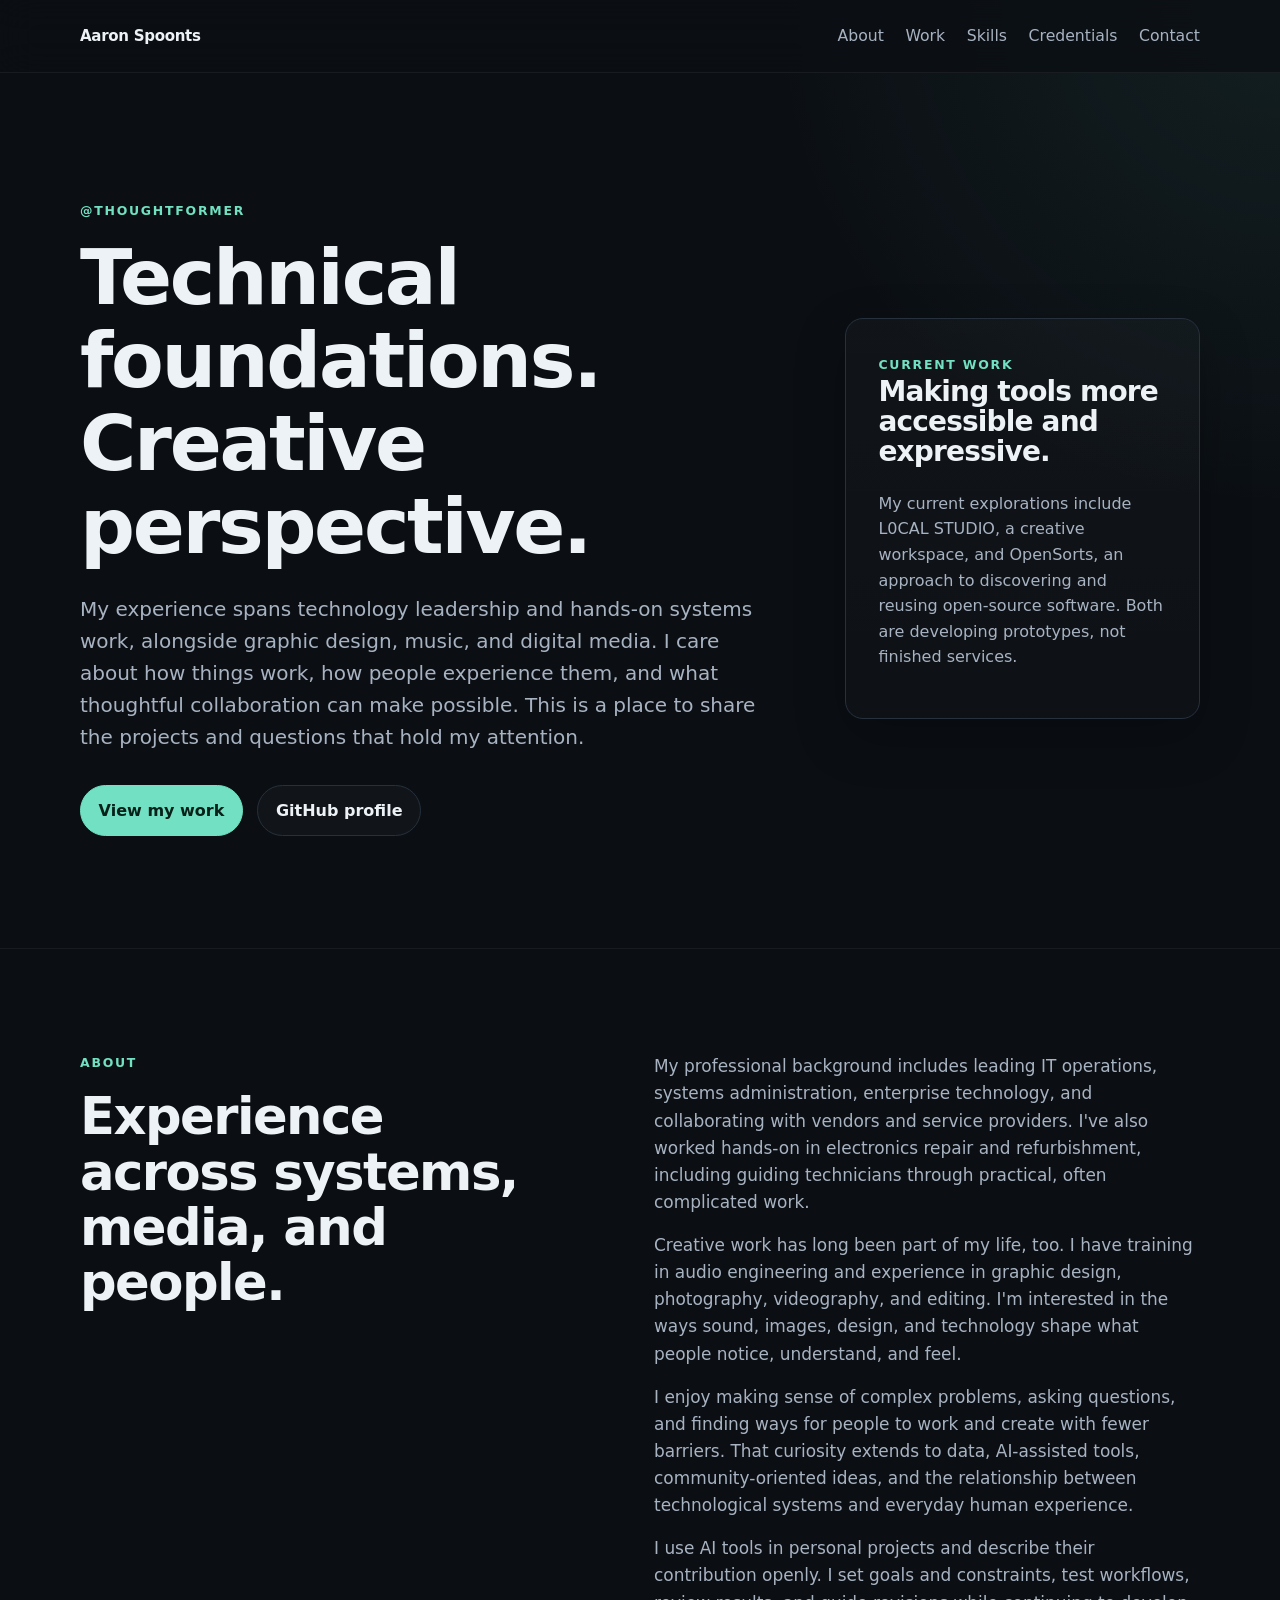
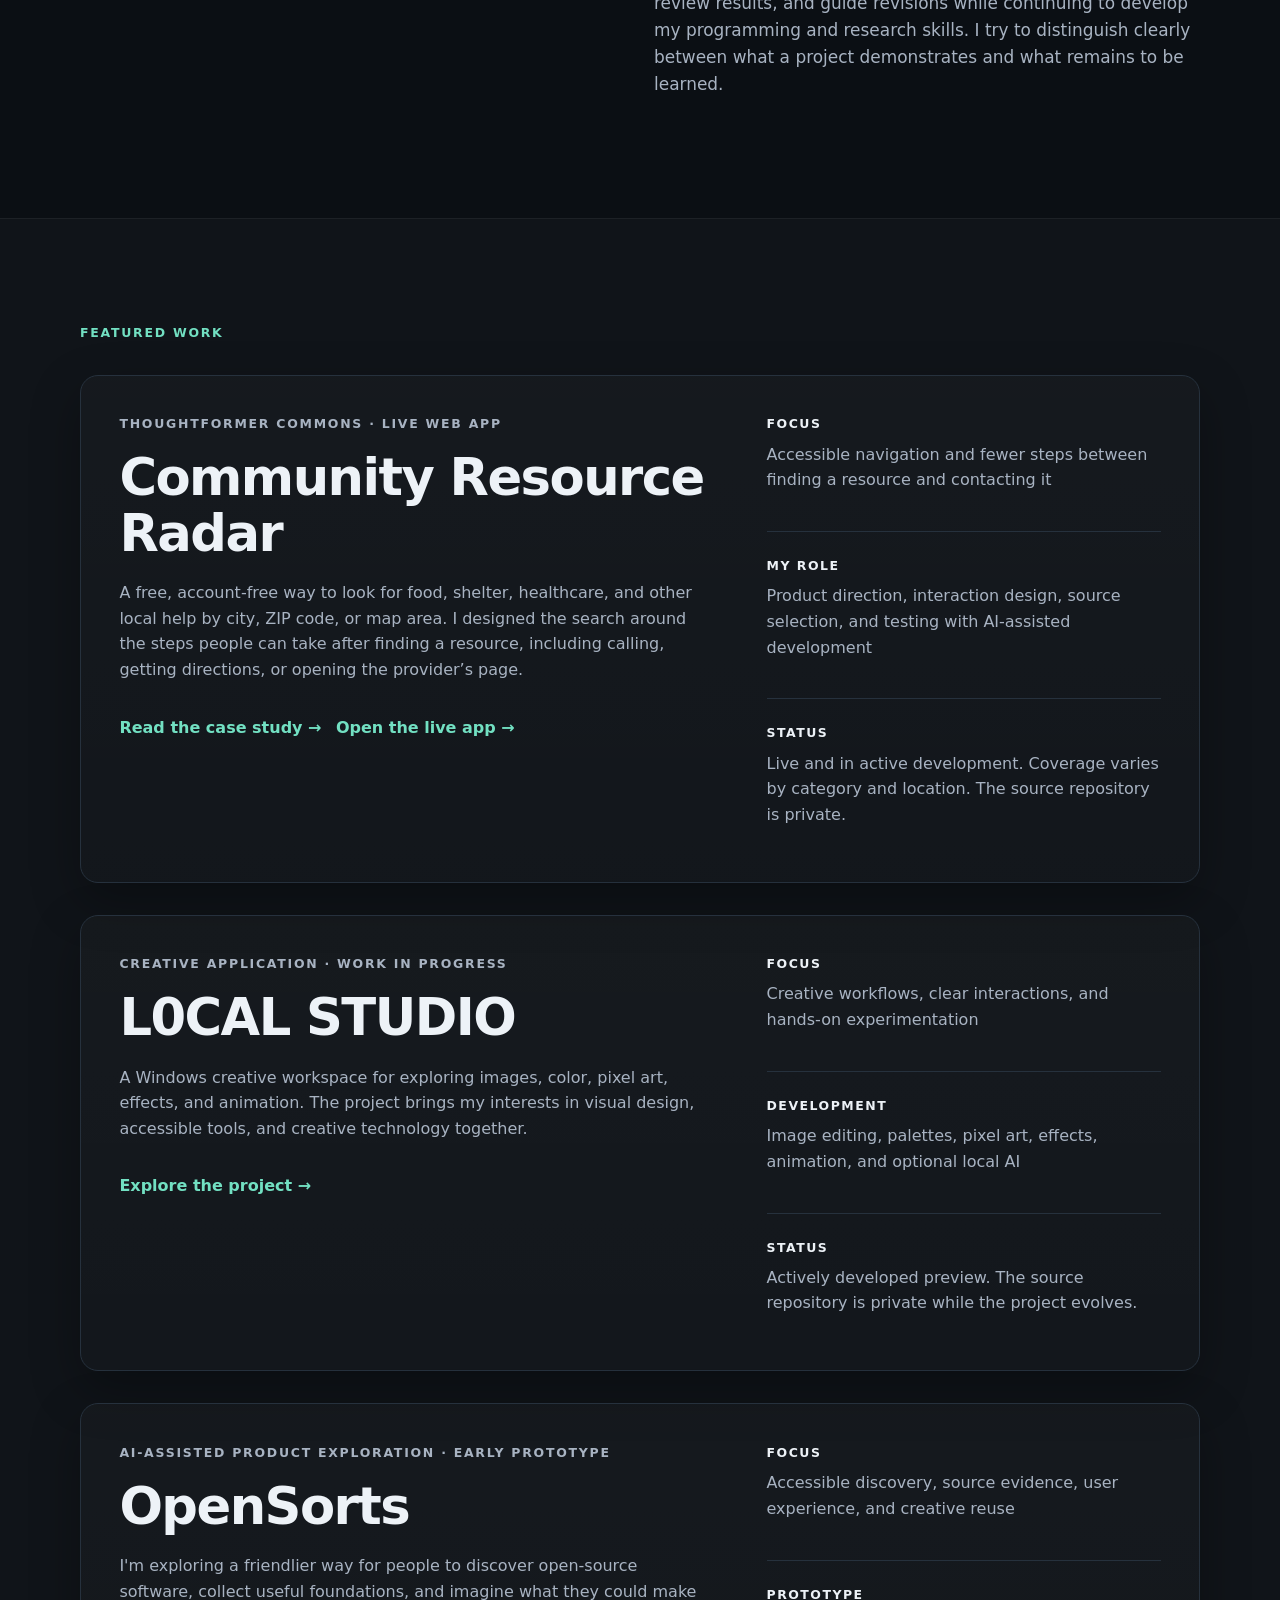
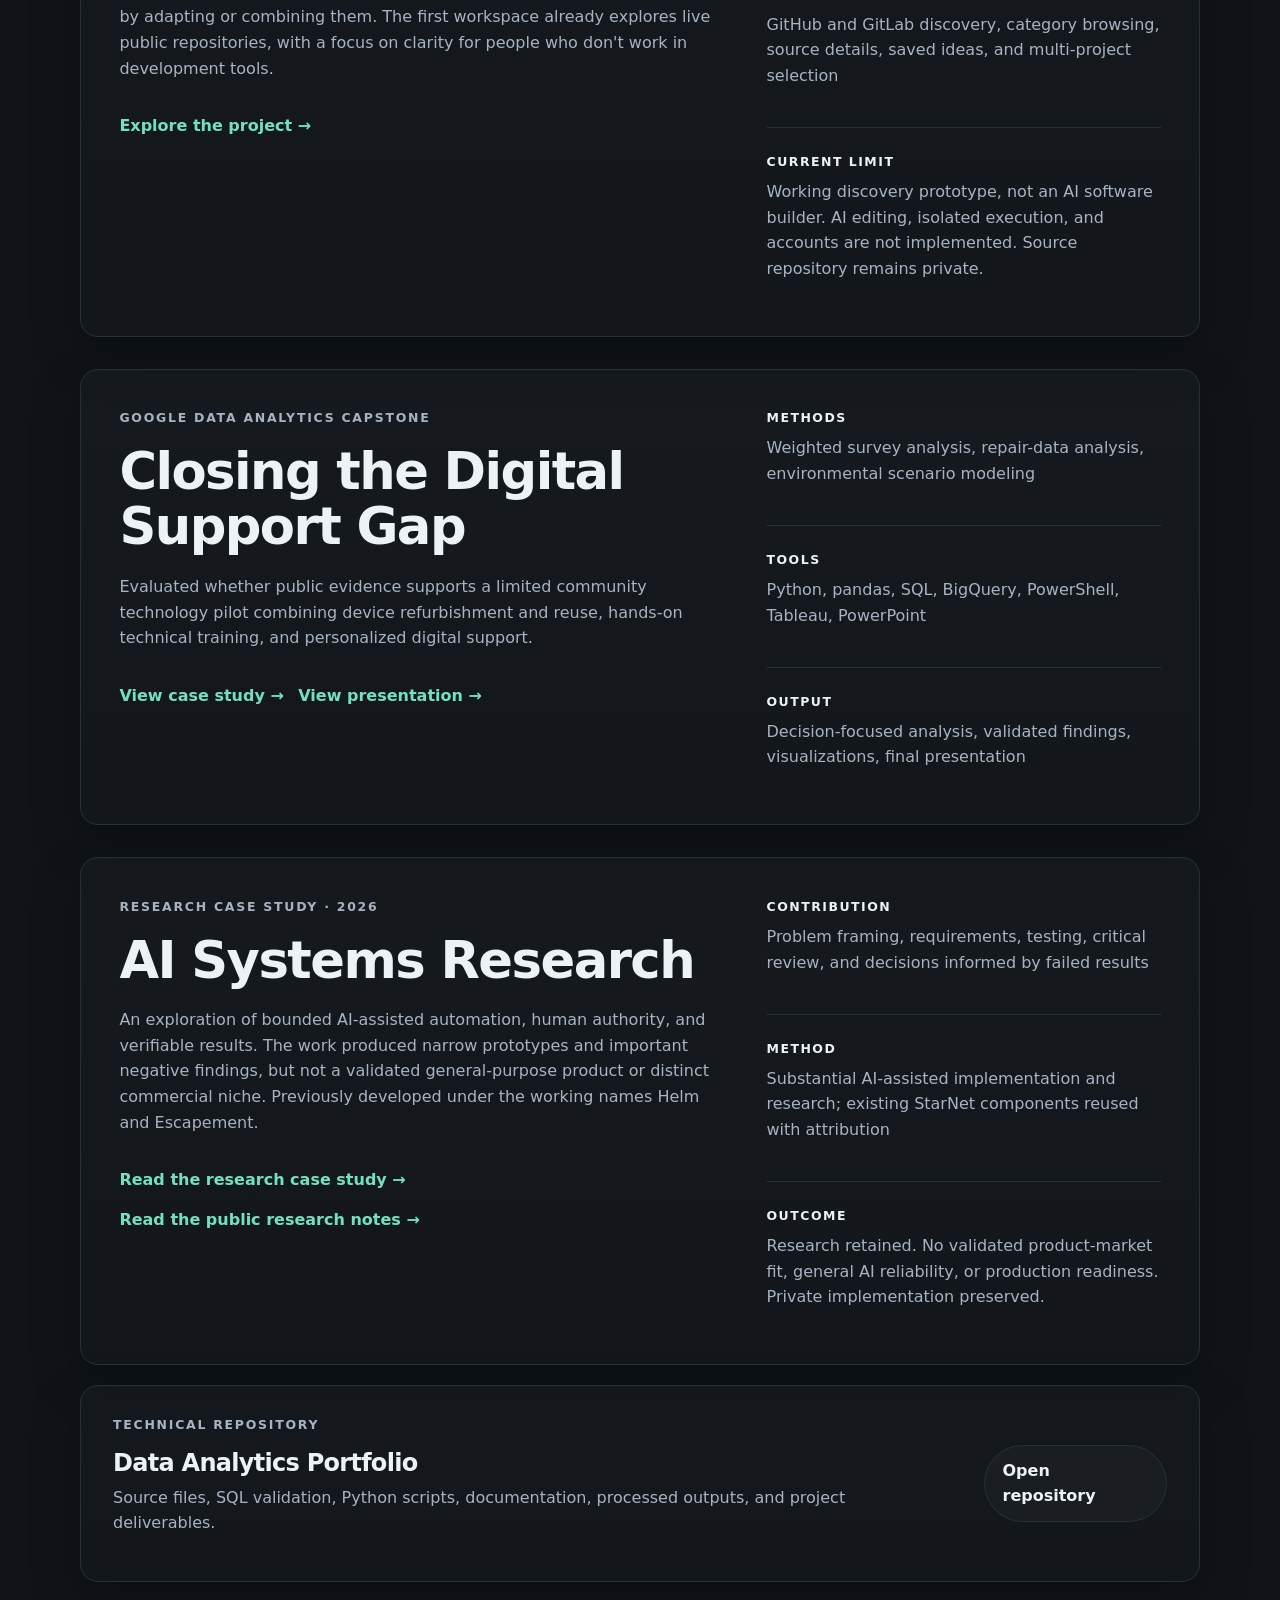
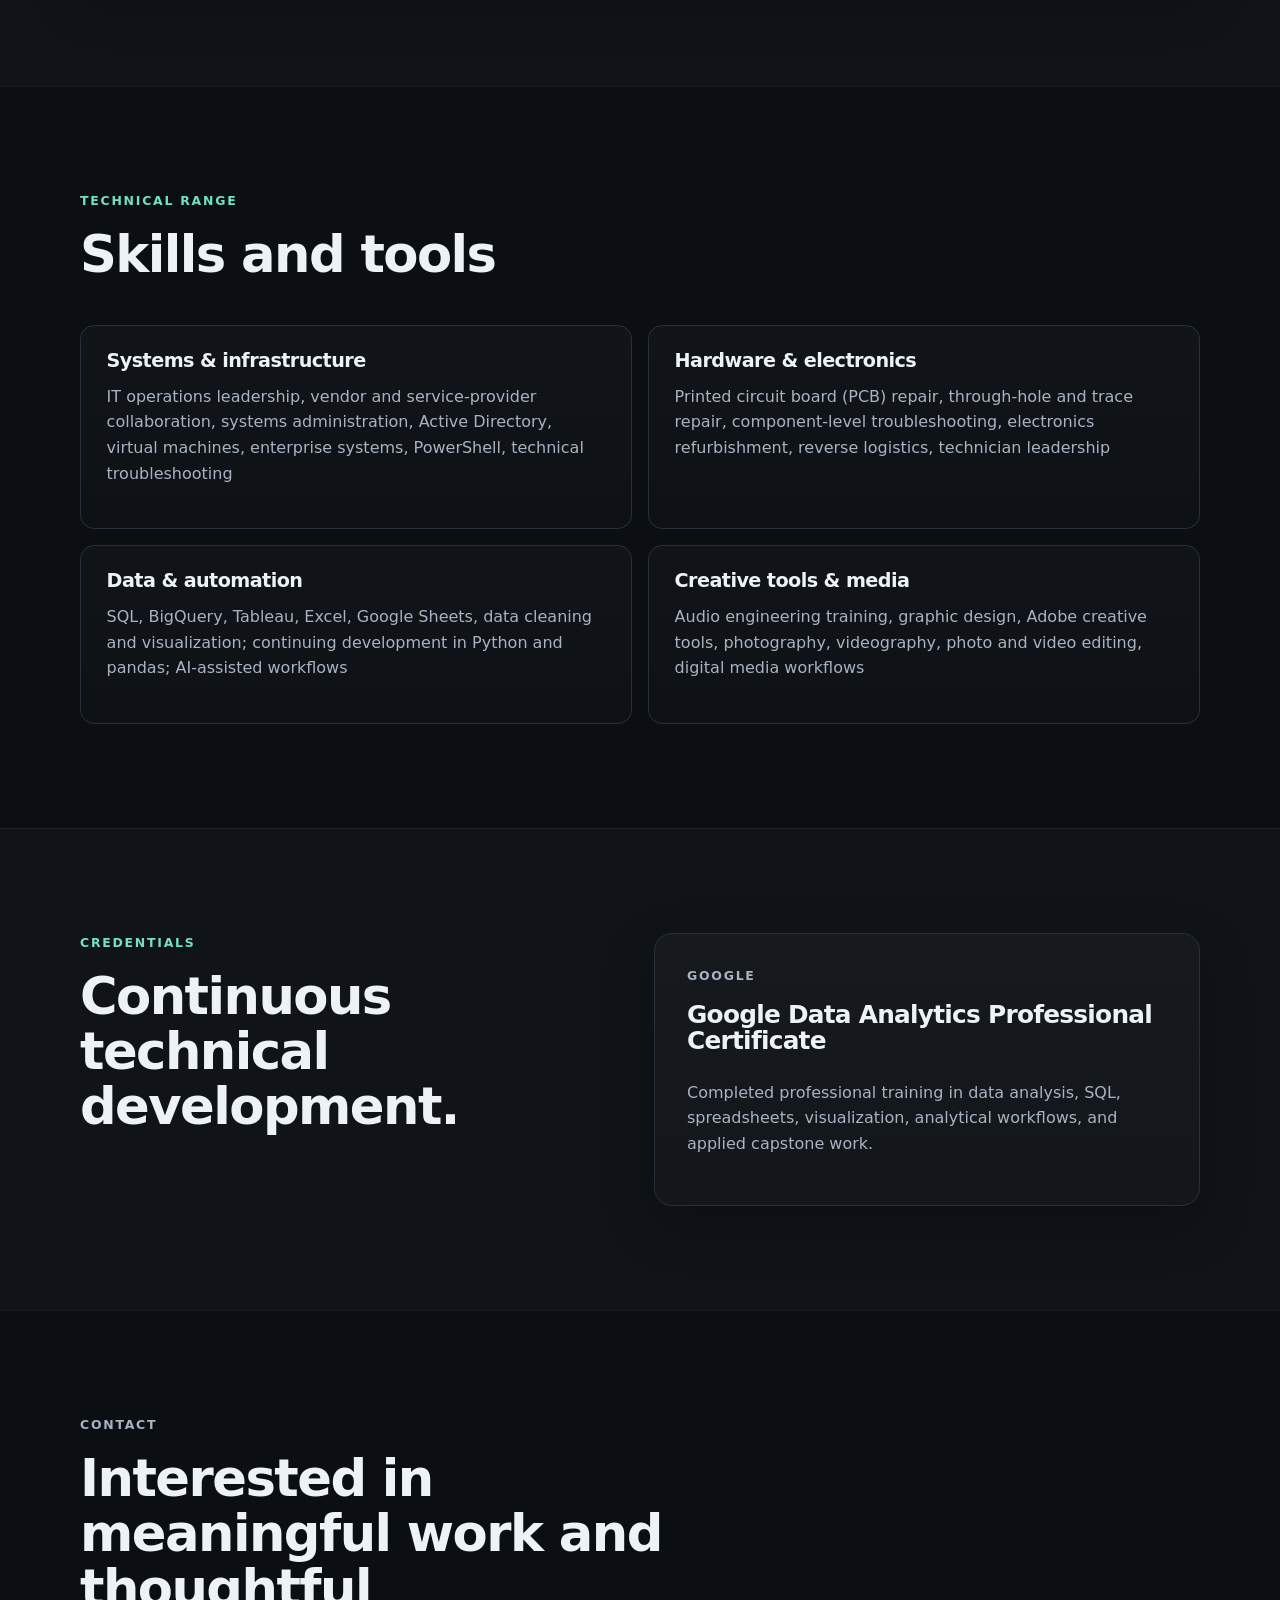
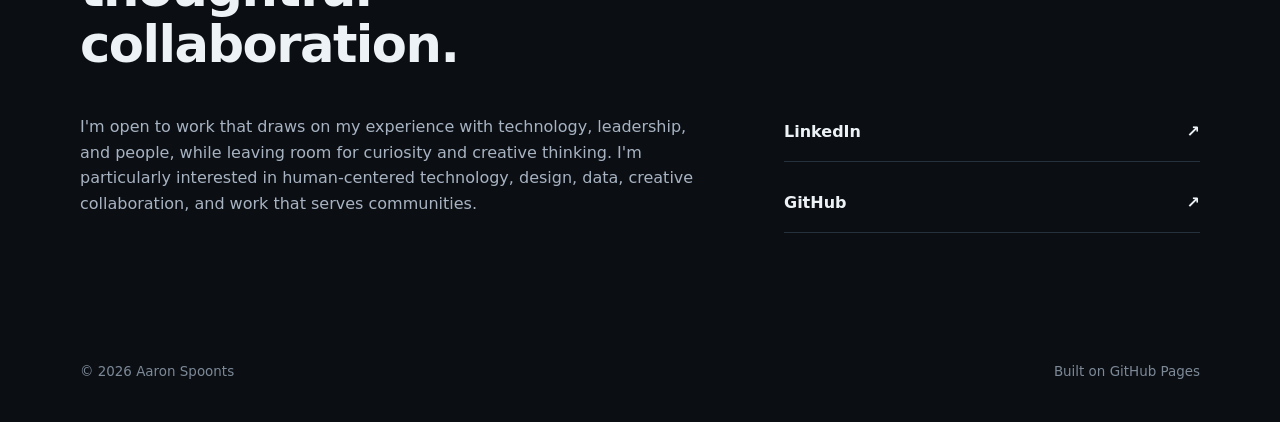
<file: index.html>
<!DOCTYPE html>
<html lang="en">
<head>
  <meta charset="UTF-8">
  <meta name="viewport" content="width=device-width, initial-scale=1.0">
  <meta name="description" content="Explore Aaron Spoonts's work across technology leadership, design, data, and creative practice, with an interest in human-centered problem-solving.">
  <title>Aaron Spoonts | Technology, Creativity &amp; People</title>
  <link rel="stylesheet" href="style.css">
</head>
<body>
  <header class="site-header">
    <div class="container nav-wrap">
      <a class="brand" href="#top">Aaron Spoonts</a>
      <nav aria-label="Primary navigation">
        <a href="#about">About</a>
        <a href="#work">Work</a>
        <a href="#skills">Skills</a>
        <a href="#credentials">Credentials</a>
        <a href="#contact">Contact</a>
      </nav>
    </div>
  </header>

  <main id="top">
    <section class="hero">
      <div class="container hero-grid">
        <div>
          <p class="eyebrow">@Thoughtformer</p>
          <h1>Technical foundations.<br>Creative perspective.</h1>
          <p class="hero-copy">
            My experience spans technology leadership and hands-on systems work, alongside
            graphic design, music, and digital media. I care about how things work, how people
            experience them, and what thoughtful collaboration can make possible. This is
            a place to share the projects and questions that hold my attention.
          </p>
          <div class="hero-actions">
            <a class="button primary" href="#work">View my work</a>
            <a class="button secondary" href="https://github.com/Thoughtformer" target="_blank" rel="noopener noreferrer">GitHub profile</a>
          </div>
        </div>

        <aside class="focus-card" aria-label="Current focus">
          <span class="card-label">Current work</span>
          <h2>Making tools more accessible and expressive.</h2>
          <p>
            My current explorations include L0CAL STUDIO, a creative workspace, and
            OpenSorts, an approach to discovering and reusing open-source software.
            Both are developing prototypes, not finished services.
          </p>
        </aside>
      </div>
    </section>

    <section id="about" class="section">
      <div class="container split">
        <div>
          <p class="section-kicker">About</p>
          <h2>Experience across systems, media, and people.</h2>
        </div>
        <div class="body-copy">
          <p>
            My professional background includes leading IT operations, systems administration,
            enterprise technology, and collaborating with vendors and service providers.
            I've also worked hands-on in electronics repair and refurbishment, including
            guiding technicians through practical, often complicated work.
          </p>
          <p>
            Creative work has long been part of my life, too. I have training in audio
            engineering and experience in graphic design, photography, videography, and
            editing. I'm interested in the ways sound, images, design, and technology shape
            what people notice, understand, and feel.
          </p>
          <p>
            I enjoy making sense of complex problems, asking questions, and finding ways
            for people to work and create with fewer barriers. That curiosity extends to
            data, AI-assisted tools, community-oriented ideas, and the relationship between
            technological systems and everyday human experience.
          </p>
          <p>
            I use AI tools in personal projects and describe their contribution
            openly. I set goals and constraints, test workflows, review results, and guide
            revisions while continuing to develop my programming and research skills.
            I try to distinguish clearly between what a project demonstrates and what
            remains to be learned.
          </p>
        </div>
      </div>
    </section>

    <section id="work" class="section section-alt">
      <div class="container">
        <p class="section-kicker">Featured work</p>
        <div class="project-card" id="community-resource-radar">
          <div class="project-main">
            <p class="project-type">Thoughtformer Commons · Live web app</p>
            <h2>Community Resource Radar</h2>
            <p>A free, account-free way to look for food, shelter, healthcare, and other local help by city, ZIP code, or map area. I designed the search around the steps people can take after finding a resource, including calling, getting directions, or opening the provider’s page.</p>
            <div class="project-actions">
              <a class="text-link" href="community-resource-radar/">Read the case study →</a>
              <a class="text-link" href="https://resourceradar.pages.dev/">Open the live app →</a>
            </div>
          </div>
          <div class="project-meta">
            <div><span>Focus</span><p>Accessible navigation and fewer steps between finding a resource and contacting it</p></div>
            <div><span>My role</span><p>Product direction, interaction design, source selection, and testing with AI-assisted development</p></div>
            <div><span>Status</span><p>Live and in active development. Coverage varies by category and location. The source repository is private.</p></div>
          </div>
        </div>

        <div class="project-card" id="local-studio">
          <div class="project-main">
            <p class="project-type">Creative application · Work in progress</p>
            <h2>L0CAL STUDIO</h2>
            <p>A Windows creative workspace for exploring images, color, pixel art, effects, and animation. The project brings my interests in visual design, accessible tools, and creative technology together.</p>
            <div class="project-actions"><a class="text-link" href="local-studio/">Explore the project →</a></div>
          </div>
          <div class="project-meta">
            <div><span>Focus</span><p>Creative workflows, clear interactions, and hands-on experimentation</p></div>
            <div><span>Development</span><p>Image editing, palettes, pixel art, effects, animation, and optional local AI</p></div>
            <div><span>Status</span><p>Actively developed preview. The source repository is private while the project evolves.</p></div>
          </div>
        </div>

        <div class="project-card" id="open-sorts">
          <div class="project-main">
            <p class="project-type">AI-assisted product exploration · Early prototype</p>
            <h2>OpenSorts</h2>
            <p>I'm exploring a friendlier way for people to discover open-source software, collect useful foundations, and imagine what they could make by adapting or combining them. The first workspace already explores live public repositories, with a focus on clarity for people who don't work in development tools.</p>
            <div class="project-actions"><a class="text-link" href="open-sorts/">Explore the project →</a></div>
          </div>
          <div class="project-meta">
            <div><span>Focus</span><p>Accessible discovery, source evidence, user experience, and creative reuse</p></div>
            <div><span>Prototype</span><p>GitHub and GitLab discovery, category browsing, source details, saved ideas, and multi-project selection</p></div>
            <div><span>Current limit</span><p>Working discovery prototype, not an AI software builder. AI editing, isolated execution, and accounts are not implemented. Source repository remains private.</p></div>
          </div>
        </div>

        <div class="project-card">
          <div class="project-main">
            <p class="project-type">Google Data Analytics Capstone</p>
            <h2>Closing the Digital Support Gap</h2>
            <p>
              Evaluated whether public evidence supports a limited community technology pilot
              combining device refurbishment and reuse, hands-on technical training, and
              personalized digital support.
            </p>
            <div class="project-actions">
              <a class="text-link" href="https://github.com/Thoughtformer/data-analytics-portfolio/tree/main/projects/google-data-analytics-capstone" target="_blank" rel="noopener noreferrer">View case study →</a>
              <a class="text-link" href="https://github.com/Thoughtformer/data-analytics-portfolio/blob/main/projects/google-data-analytics-capstone/reports/google-data-analytics-capstone-presentation.pdf" target="_blank" rel="noopener noreferrer">View presentation →</a>
            </div>
          </div>
          <div class="project-meta">
            <div>
              <span>Methods</span>
              <p>Weighted survey analysis, repair-data analysis, environmental scenario modeling</p>
            </div>
            <div>
              <span>Tools</span>
              <p>Python, pandas, SQL, BigQuery, PowerShell, Tableau, PowerPoint</p>
            </div>
            <div>
              <span>Output</span>
              <p>Decision-focused analysis, validated findings, visualizations, final presentation</p>
            </div>
          </div>
        </div>

        <div class="project-card" id="ai-systems-research">
          <div class="project-main">
            <p class="project-type">Research case study · 2026</p>
            <h2>AI Systems Research</h2>
            <p>An exploration of bounded AI-assisted automation, human authority, and verifiable results. The work produced narrow prototypes and important negative findings, but not a validated general-purpose product or distinct commercial niche. Previously developed under the working names Helm and Escapement.</p>
            <div class="project-actions">
              <a class="text-link" href="helm/">Read the research case study →</a>
              <a class="text-link" href="https://github.com/Thoughtformer/helm-research">Read the public research notes →</a>
            </div>
          </div>
          <div class="project-meta">
            <div><span>Contribution</span><p>Problem framing, requirements, testing, critical review, and decisions informed by failed results</p></div>
            <div><span>Method</span><p>Substantial AI-assisted implementation and research; existing StarNet components reused with attribution</p></div>
            <div><span>Outcome</span><p>Research retained. No validated product-market fit, general AI reliability, or production readiness. Private implementation preserved.</p></div>
          </div>
        </div>

        <div class="repo-callout">
          <div>
            <p class="project-type">Technical repository</p>
            <h3>Data Analytics Portfolio</h3>
            <p>Source files, SQL validation, Python scripts, documentation, processed outputs, and project deliverables.</p>
          </div>
          <a class="button secondary" href="https://github.com/Thoughtformer/data-analytics-portfolio" target="_blank" rel="noopener noreferrer">Open repository</a>
        </div>
      </div>
    </section>

    <section id="skills" class="section">
      <div class="container">
        <p class="section-kicker">Technical range</p>
        <h2>Skills and tools</h2>
        <div class="skill-grid">
          <div class="skill-group">
            <h3>Systems & infrastructure</h3>
            <p>IT operations leadership, vendor and service-provider collaboration, systems administration, Active Directory, virtual machines, enterprise systems, PowerShell, technical troubleshooting</p>
          </div>
          <div class="skill-group">
            <h3>Hardware & electronics</h3>
            <p>Printed circuit board (PCB) repair, through-hole and trace repair, component-level troubleshooting, electronics refurbishment, reverse logistics, technician leadership</p>
          </div>
          <div class="skill-group">
            <h3>Data & automation</h3>
            <p>SQL, BigQuery, Tableau, Excel, Google Sheets, data cleaning and visualization; continuing development in Python and pandas; AI-assisted workflows</p>
          </div>
          <div class="skill-group">
            <h3>Creative tools & media</h3>
            <p>Audio engineering training, graphic design, Adobe creative tools, photography, videography, photo and video editing, digital media workflows</p>
          </div>
        </div>
      </div>
    </section>

    <section id="credentials" class="section section-alt">
      <div class="container split">
        <div>
          <p class="section-kicker">Credentials</p>
          <h2>Continuous technical development.</h2>
        </div>
        <div class="credential-card">
          <p class="credential-issuer">Google</p>
          <h3>Google Data Analytics Professional Certificate</h3>
          <p>
            Completed professional training in data analysis, SQL, spreadsheets, visualization,
            analytical workflows, and applied capstone work.
          </p>
        </div>
      </div>
    </section>

    <section id="contact" class="section contact-section">
      <div class="container contact-grid">
        <div>
          <p class="section-kicker">Contact</p>
          <h2>Interested in meaningful work and thoughtful collaboration.</h2>
          <p>
            I'm open to work that draws on my experience with technology, leadership, and
            people, while leaving room for curiosity and creative thinking. I'm particularly
            interested in human-centered technology, design, data, creative collaboration,
            and work that serves communities.
          </p>
        </div>
        <div class="contact-links">
          <a href="https://www.linkedin.com/in/aaron-spoonts-3661ab31a/" target="_blank" rel="noopener noreferrer">LinkedIn <span>↗</span></a>
          <a href="https://github.com/Thoughtformer" target="_blank" rel="noopener noreferrer">GitHub <span>↗</span></a>
        </div>
      </div>
    </section>
  </main>

  <footer>
    <div class="container footer-wrap">
      <span>© 2026 Aaron Spoonts</span>
      <span>Built on GitHub Pages</span>
    </div>
  </footer>
</body>
</html>
</file>
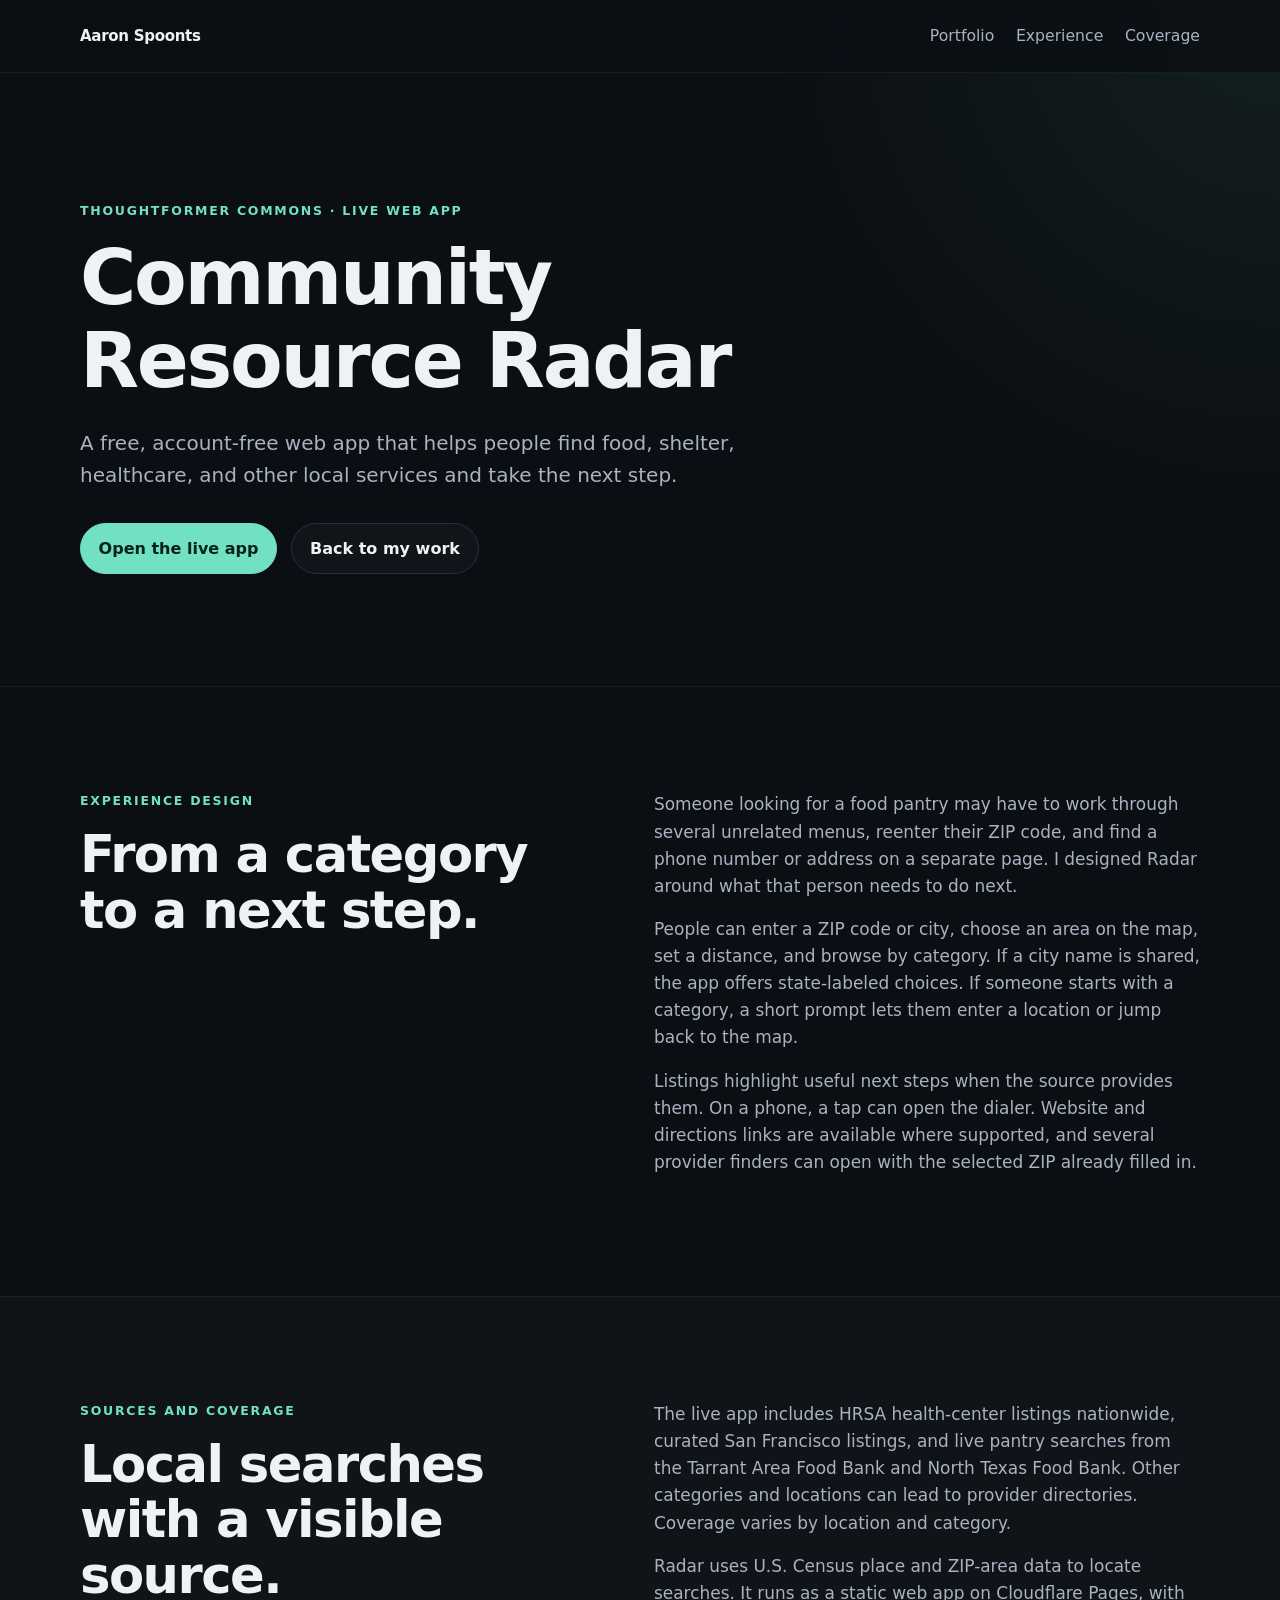
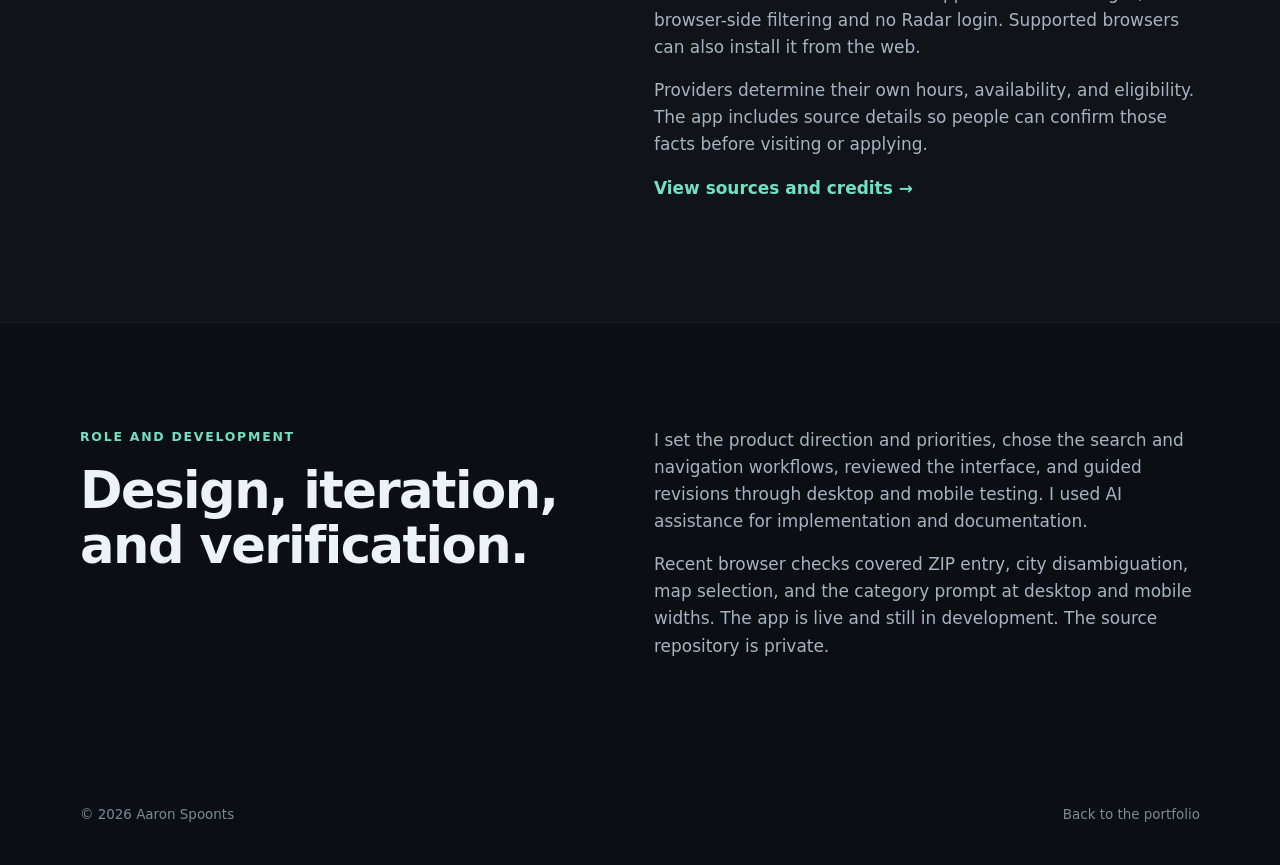
<file: community-resource-radar/index.html>
<!DOCTYPE html>
<html lang="en">
<head>
  <meta charset="UTF-8">
  <meta name="viewport" content="width=device-width, initial-scale=1.0">
  <meta name="description" content="How Aaron Spoonts designed Community Resource Radar, a free web app that makes it easier to find local help and contact providers.">
  <title>Community Resource Radar | Aaron Spoonts</title>
  <link rel="stylesheet" href="../style.css">
</head>
<body>
  <header class="site-header">
    <div class="container nav-wrap">
      <a class="brand" href="../">Aaron Spoonts</a>
      <nav aria-label="Project navigation">
        <a href="../#work">Portfolio</a>
        <a href="#experience">Experience</a>
        <a href="#coverage">Coverage</a>
      </nav>
    </div>
  </header>
  <main>
    <section class="hero">
      <div class="container">
        <p class="eyebrow">Thoughtformer Commons · Live web app</p>
        <h1>Community Resource Radar</h1>
        <p class="hero-copy">A free, account-free web app that helps people find food, shelter, healthcare, and other local services and take the next step.</p>
        <div class="hero-actions">
          <a class="button primary" href="https://resourceradar.pages.dev/">Open the live app</a>
          <a class="button secondary" href="../#work">Back to my work</a>
        </div>
      </div>
    </section>

    <section class="section" id="experience">
      <div class="container split">
        <div>
          <p class="section-kicker">Experience design</p>
          <h2>From a category to a next step.</h2>
        </div>
        <div class="body-copy">
          <p>Someone looking for a food pantry may have to work through several unrelated menus, reenter their ZIP code, and find a phone number or address on a separate page. I designed Radar around what that person needs to do next.</p>
          <p>People can enter a ZIP code or city, choose an area on the map, set a distance, and browse by category. If a city name is shared, the app offers state-labeled choices. If someone starts with a category, a short prompt lets them enter a location or jump back to the map.</p>
          <p>Listings highlight useful next steps when the source provides them. On a phone, a tap can open the dialer. Website and directions links are available where supported, and several provider finders can open with the selected ZIP already filled in.</p>
        </div>
      </div>
    </section>

    <section class="section section-alt" id="coverage">
      <div class="container split">
        <div>
          <p class="section-kicker">Sources and coverage</p>
          <h2>Local searches with a visible source.</h2>
        </div>
        <div class="body-copy">
          <p>The live app includes HRSA health-center listings nationwide, curated San Francisco listings, and live pantry searches from the Tarrant Area Food Bank and North Texas Food Bank. Other categories and locations can lead to provider directories. Coverage varies by location and category.</p>
          <p>Radar uses U.S. Census place and ZIP-area data to locate searches. It runs as a static web app on Cloudflare Pages, with browser-side filtering and no Radar login. Supported browsers can also install it from the web.</p>
          <p>Providers determine their own hours, availability, and eligibility. The app includes source details so people can confirm those facts before visiting or applying.</p>
          <p><a class="text-link" href="https://resourceradar.pages.dev/about#sources">View sources and credits →</a></p>
        </div>
      </div>
    </section>

    <section class="section" id="contribution">
      <div class="container split">
        <div>
          <p class="section-kicker">Role and development</p>
          <h2>Design, iteration, and verification.</h2>
        </div>
        <div class="body-copy">
          <p>I set the product direction and priorities, chose the search and navigation workflows, reviewed the interface, and guided revisions through desktop and mobile testing. I used AI assistance for implementation and documentation.</p>
          <p>Recent browser checks covered ZIP entry, city disambiguation, map selection, and the category prompt at desktop and mobile widths. The app is live and still in development. The source repository is private.</p>
        </div>
      </div>
    </section>
  </main>
  <footer>
    <div class="container footer-wrap">
      <span>© 2026 Aaron Spoonts</span>
      <a href="../#work">Back to the portfolio</a>
    </div>
  </footer>
</body>
</html>
</file>
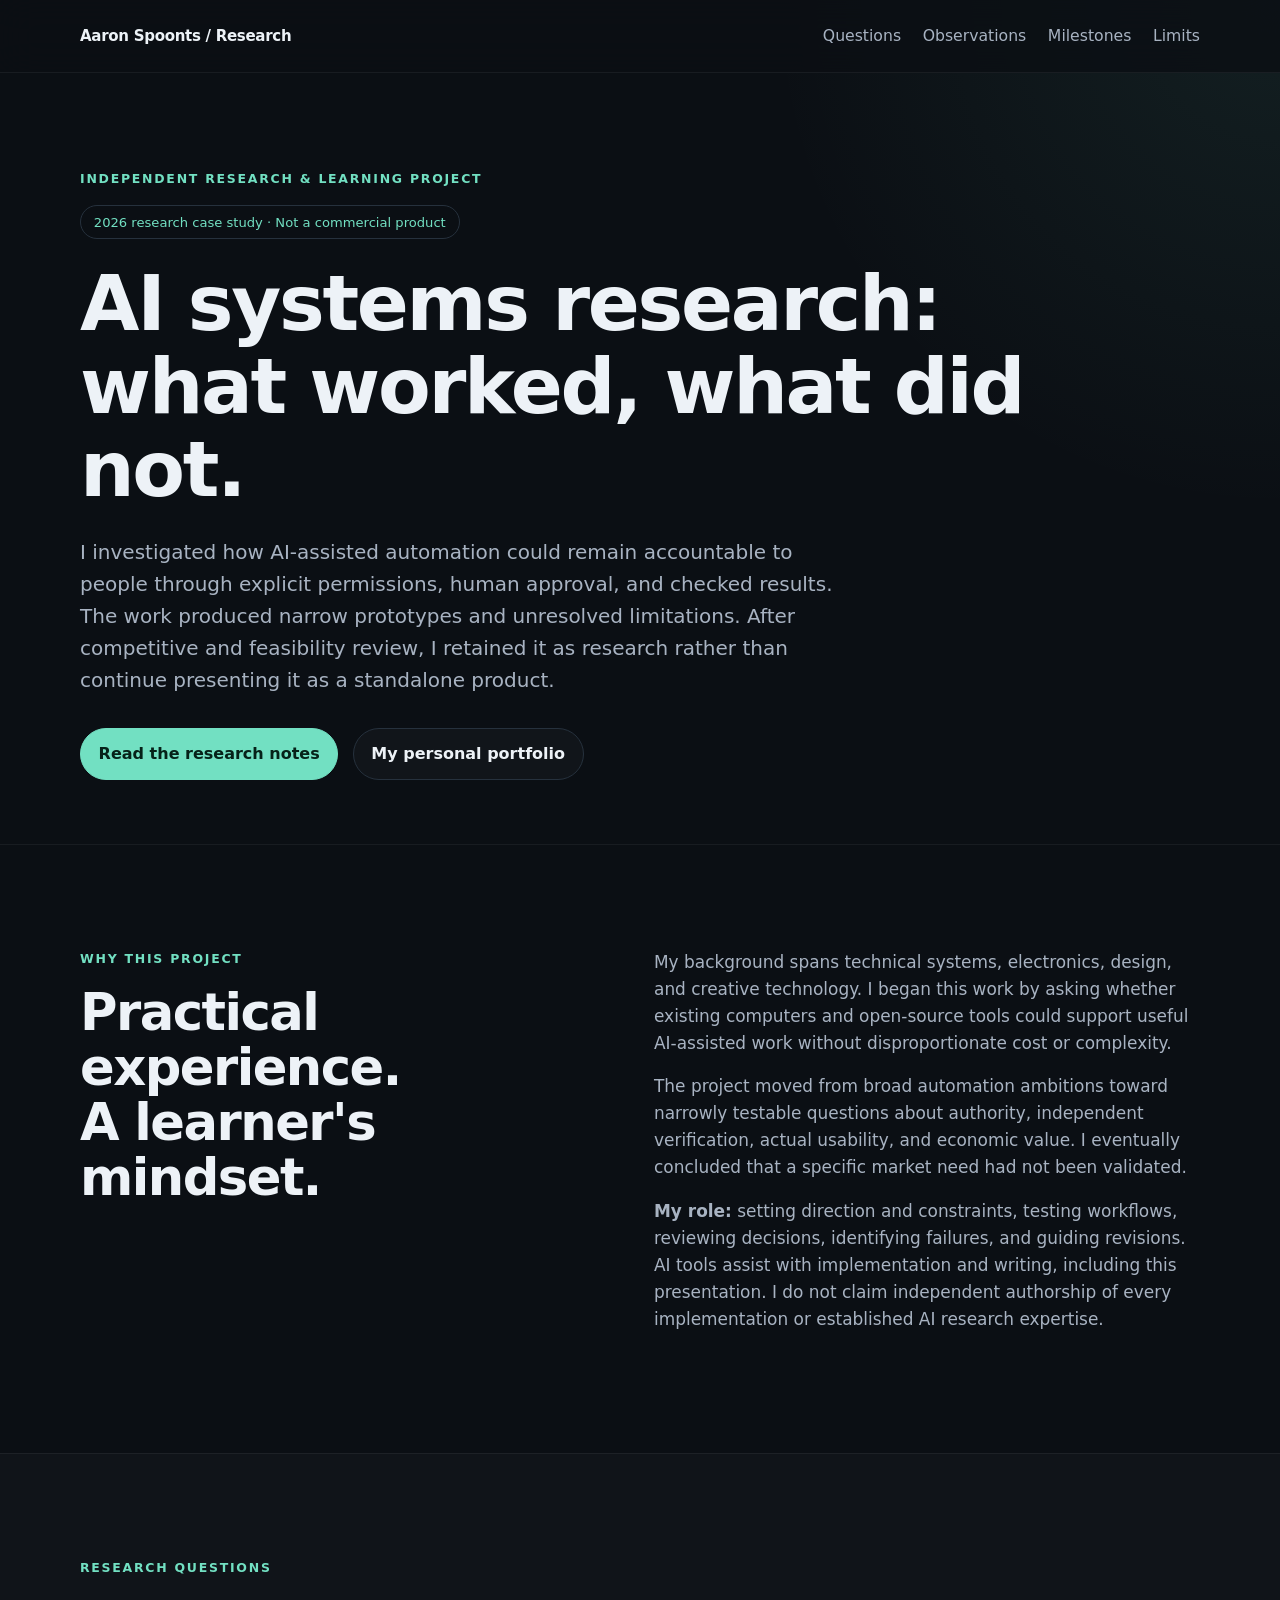
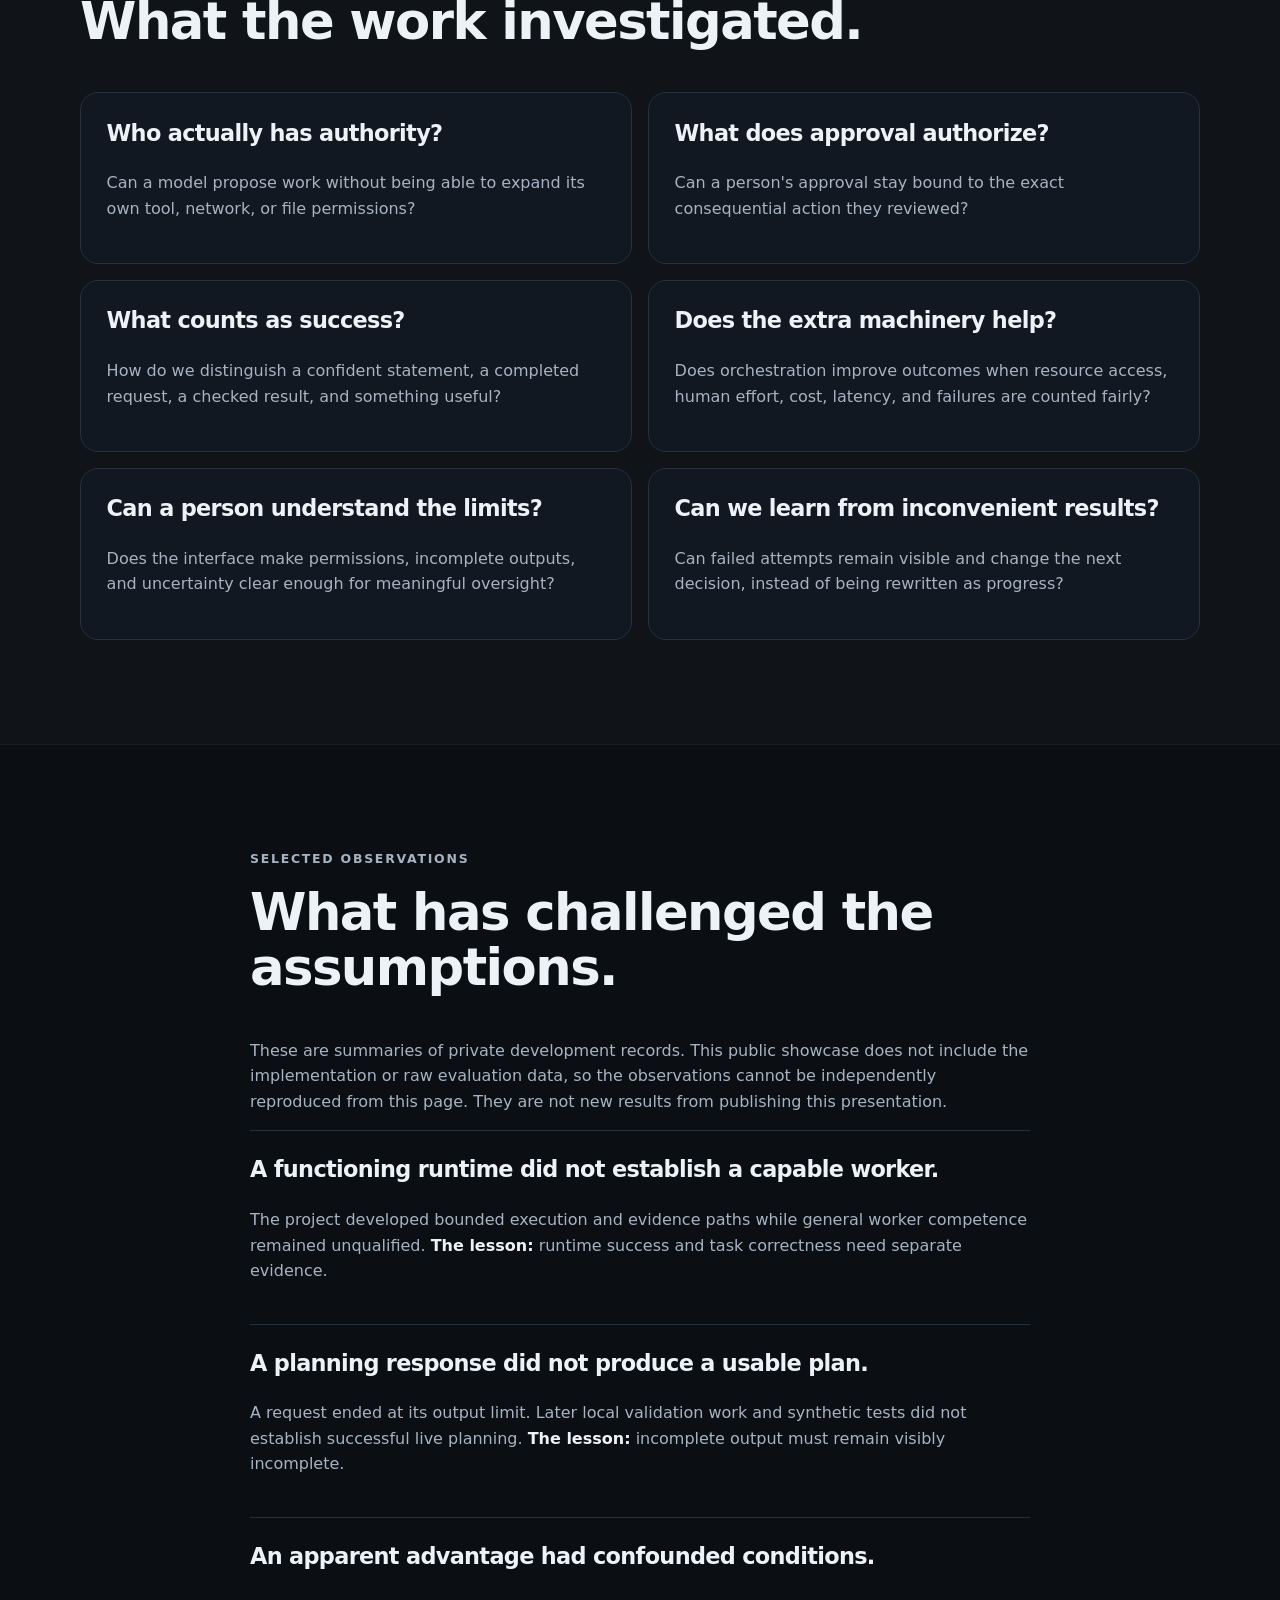
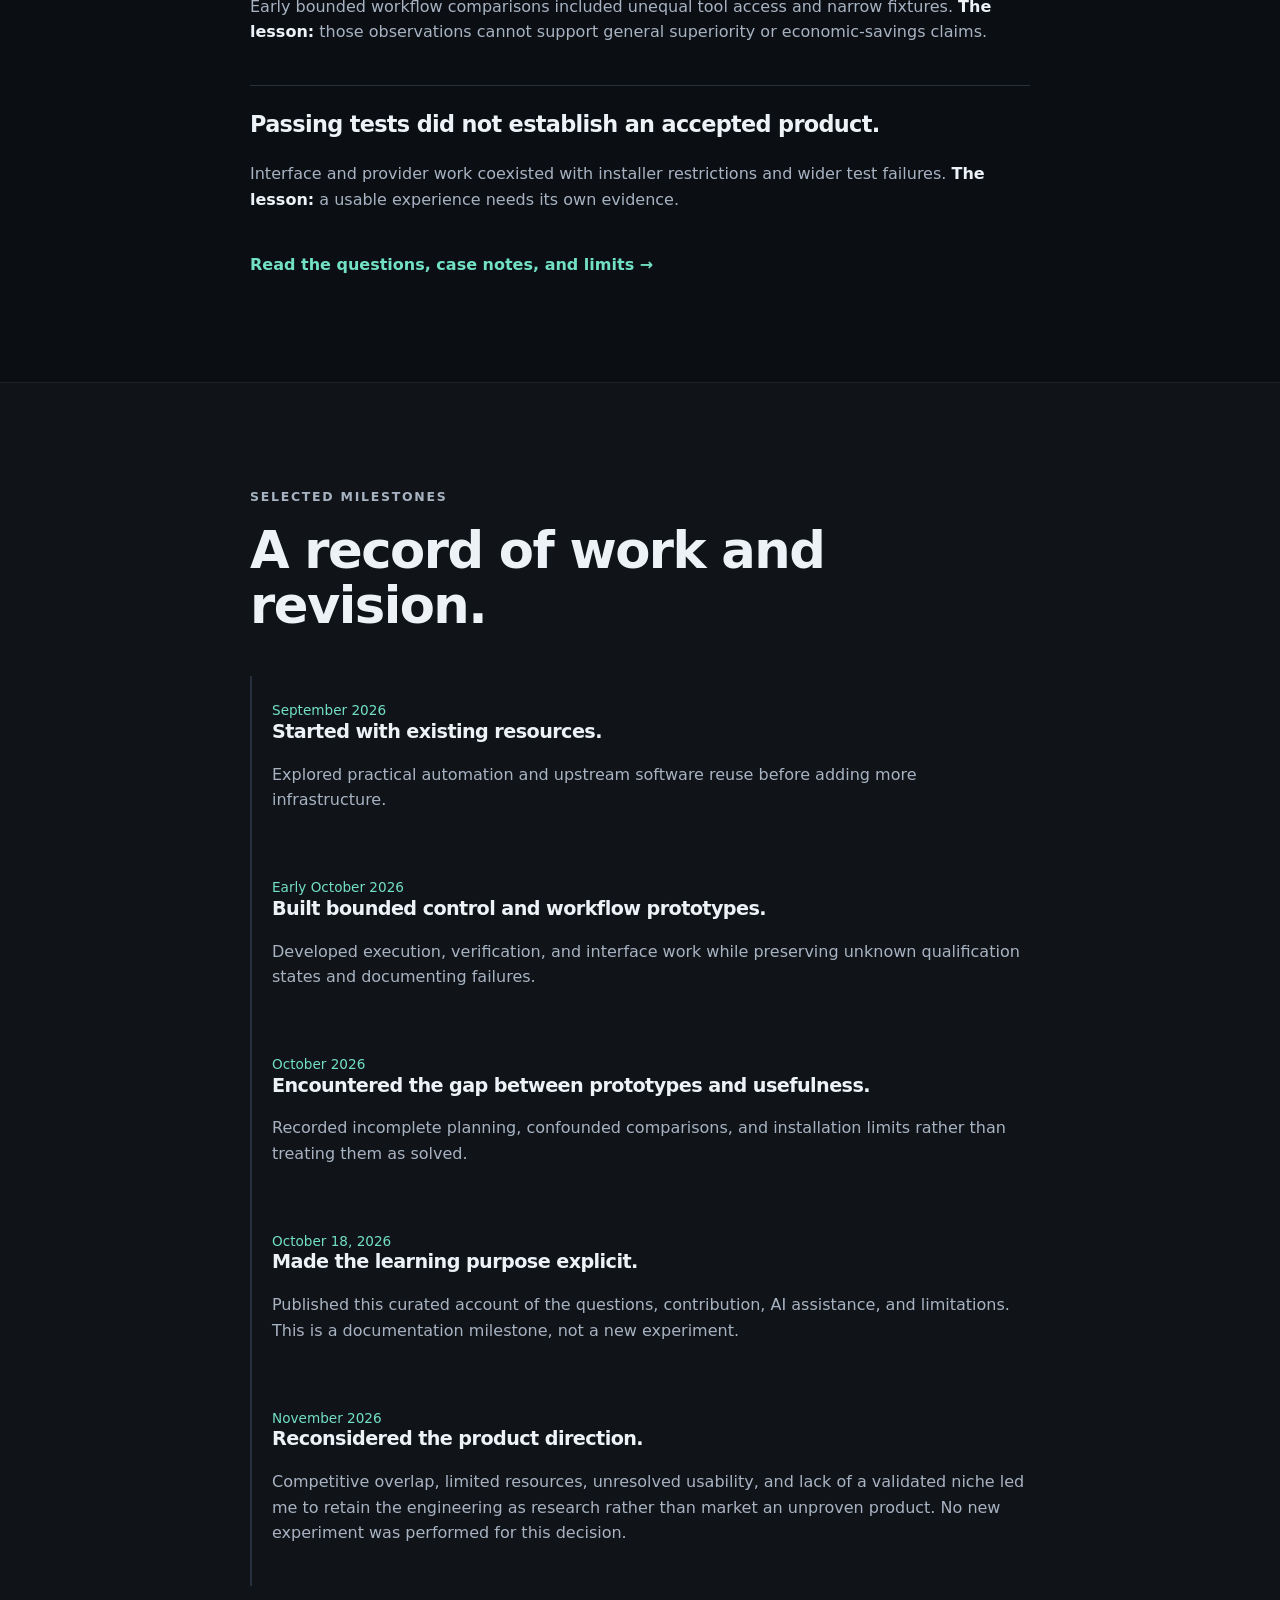
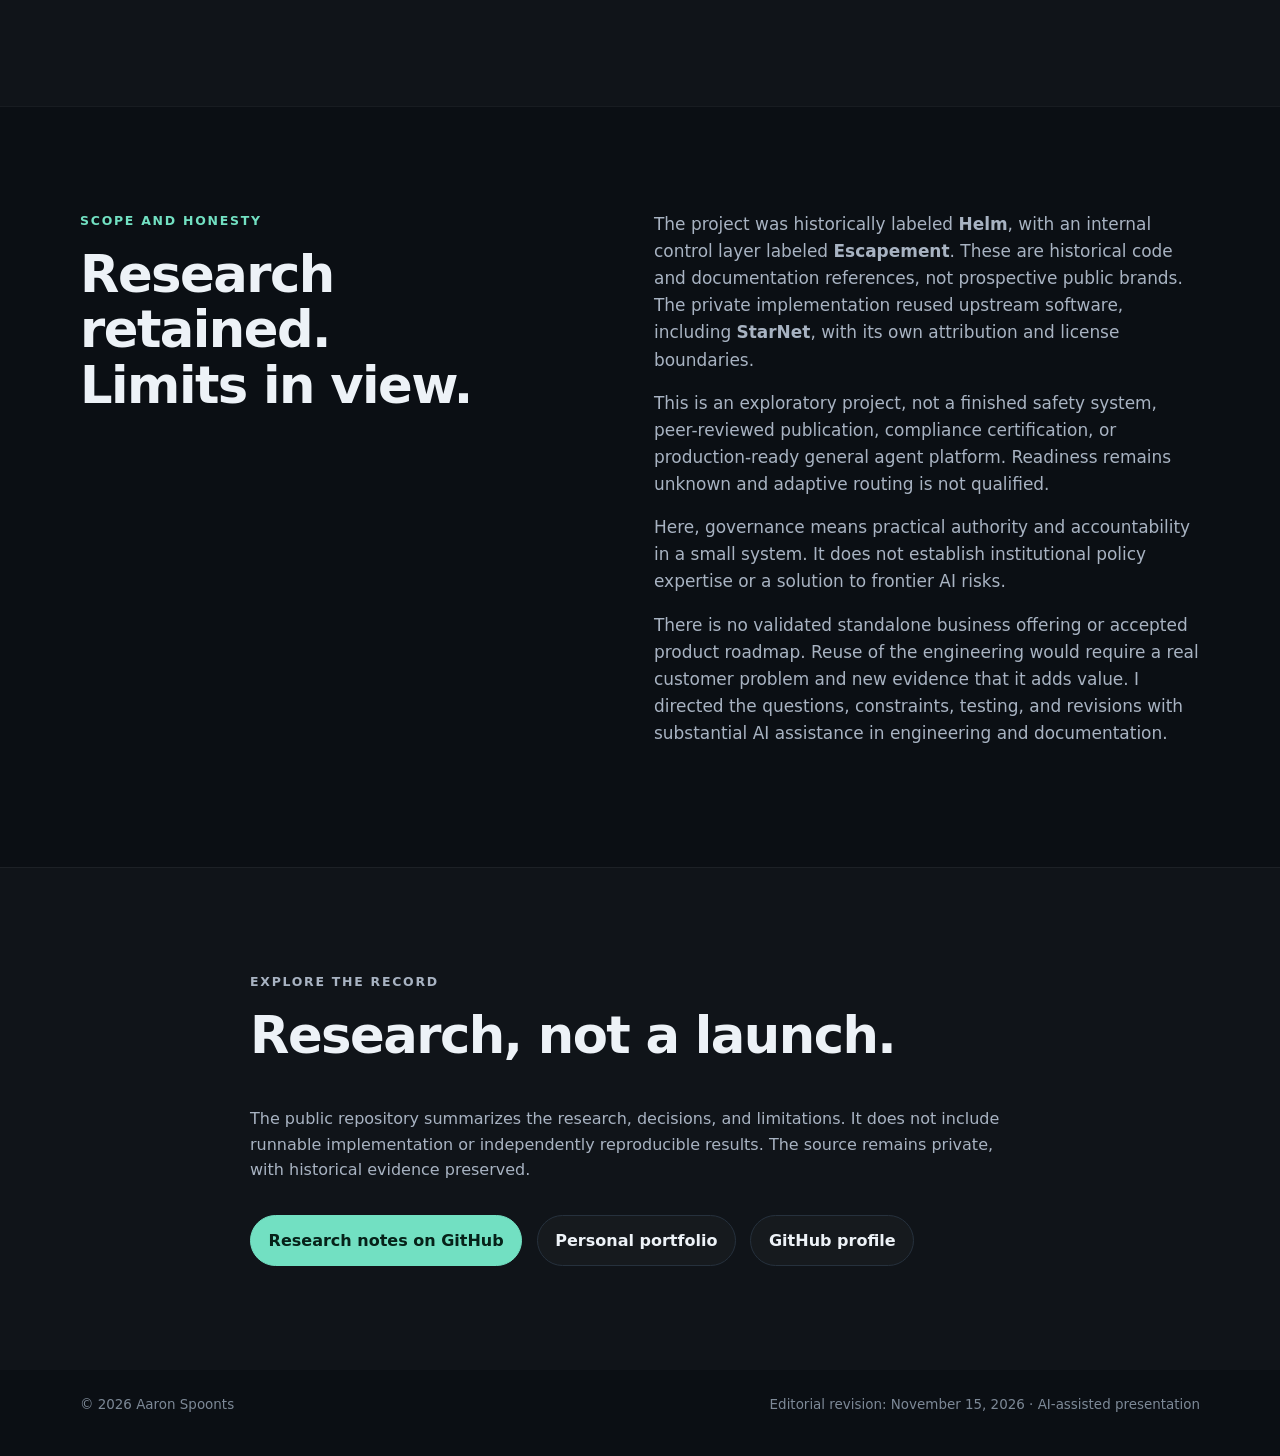
<file: helm/index.html>
<!DOCTYPE html>
<html lang="en">
<head>
  <meta charset="UTF-8">
  <meta name="viewport" content="width=device-width, initial-scale=1.0">
  <meta name="description" content="AI systems research case study: bounded automation, human oversight, verification, failed experiments, and lessons from an AI-assisted prototype.">
  <title>AI Systems Research | Aaron Spoonts</title>
  <link rel="stylesheet" href="../style.css">
  <style>
    .research-hero {padding:6rem 0 4rem}
    .research-hero h1 {max-width:950px;font-size:clamp(2.6rem,6vw,5rem)}
    .reading {max-width:780px}
    .reading p,.question p,.lesson p {color:var(--muted)}
    .reading strong,.question strong,.lesson strong {color:var(--text)}
    .questions {display:grid;grid-template-columns:repeat(2,minmax(0,1fr));gap:1rem;margin-top:2rem}
    .question {padding:1.6rem;border:1px solid var(--line);border-radius:var(--radius);background:var(--surface)}
    .question h3 {font-size:1.4rem;line-height:1.3}
    .lesson {padding:1.5rem 0;border-top:1px solid var(--line)}
    .lesson h3 {font-size:1.4rem;line-height:1.3}
    .status {display:inline-block;margin-bottom:1.5rem;padding:.35rem .8rem;border:1px solid var(--line);border-radius:2rem;color:var(--accent);font-size:.82rem}
    .timeline {list-style:none;padding:0}
    .timeline li {padding:1.5rem 0 1.5rem 1.25rem;border-left:2px solid var(--line)}
    .timeline time {display:block;color:var(--accent);font-size:.85rem}
    a:focus-visible {outline:2px solid var(--accent);outline-offset:5px}
    @media(max-width:700px){.questions{grid-template-columns:1fr}.research-hero{padding:3rem 0}}
  </style>
</head>
<body>
<header class="site-header"><div class="container nav-wrap">
  <a class="brand" href="../">Aaron Spoonts / Research</a>
  <nav aria-label="Project navigation"><a href="#questions">Questions</a><a href="#observations">Observations</a><a href="#milestones">Milestones</a><a href="#limits">Limits</a></nav>
</div></header>
<main>
<section class="research-hero"><div class="container">
  <p class="eyebrow">Independent research &amp; learning project</p>
  <span class="status">2026 research case study · Not a commercial product</span>
  <h1>AI systems research: what worked, what did not.</h1>
  <p class="hero-copy reading">I investigated how AI-assisted automation could remain accountable to people through explicit permissions, human approval, and checked results. The work produced narrow prototypes and unresolved limitations. After competitive and feasibility review, I retained it as research rather than continue presenting it as a standalone product.</p>
  <div class="hero-actions"><a class="button primary" href="https://github.com/Thoughtformer/helm-research">Read the research notes</a><a class="button secondary" href="../">My personal portfolio</a></div>
</div></section>
<section class="section"><div class="container split">
  <div><p class="section-kicker">Why this project</p><h2>Practical experience.<br>A learner's mindset.</h2></div>
  <div class="body-copy">
    <p>My background spans technical systems, electronics, design, and creative technology.
      I began this work by asking whether existing computers and open-source tools could support useful AI-assisted work without disproportionate cost or complexity.</p>
    <p>The project moved from broad automation ambitions toward narrowly testable questions about authority, independent verification, actual usability, and economic value. I eventually concluded that a specific market need had not been validated.</p>
    <p><strong>My role:</strong> setting direction and constraints, testing workflows, reviewing
      decisions, identifying failures, and guiding revisions. AI tools assist with implementation and writing, including this presentation. I do not claim independent
      authorship of every implementation or established AI research expertise.</p>
  </div>
</div></section>
<section id="questions" class="section section-alt"><div class="container">
  <p class="section-kicker">Research questions</p><h2>What the work investigated.</h2>
  <div class="questions">
    <article class="question"><h3>Who actually has authority?</h3><p>Can a model propose work without being able to expand its own tool, network, or file permissions?</p></article>
    <article class="question"><h3>What does approval authorize?</h3><p>Can a person's approval stay bound to the exact consequential action they reviewed?</p></article>
    <article class="question"><h3>What counts as success?</h3><p>How do we distinguish a confident statement, a completed request, a checked result, and something useful?</p></article>
    <article class="question"><h3>Does the extra machinery help?</h3><p>Does orchestration improve outcomes when resource access, human effort, cost, latency, and failures are counted fairly?</p></article>
    <article class="question"><h3>Can a person understand the limits?</h3><p>Does the interface make permissions, incomplete outputs, and uncertainty clear enough for meaningful oversight?</p></article>
    <article class="question"><h3>Can we learn from inconvenient results?</h3><p>Can failed attempts remain visible and change the next decision, instead of being rewritten as progress?</p></article>
  </div>
</div></section>
<section id="observations" class="section"><div class="container reading">
  <p class="section-kicker">Selected observations</p><h2>What has challenged the assumptions.</h2>
  <p>These are summaries of private development records. This public showcase does not include
    the implementation or raw evaluation data, so the observations cannot be independently
    reproduced from this page. They are not new results from publishing this presentation.</p>
  <article class="lesson"><h3>A functioning runtime did not establish a capable worker.</h3>
    <p>The project developed bounded execution and evidence paths while general worker competence
      remained unqualified. <strong>The lesson:</strong> runtime success and task correctness
      need separate evidence.</p></article>
  <article class="lesson"><h3>A planning response did not produce a usable plan.</h3>
    <p>A request ended at its output limit. Later local validation work and synthetic tests did
      not establish successful live planning. <strong>The lesson:</strong> incomplete output
      must remain visibly incomplete.</p></article>
  <article class="lesson"><h3>An apparent advantage had confounded conditions.</h3>
    <p>Early bounded workflow comparisons included unequal tool access and narrow fixtures.
      <strong>The lesson:</strong> those observations cannot support general superiority or
      economic-savings claims.</p></article>
  <article class="lesson"><h3>Passing tests did not establish an accepted product.</h3>
    <p>Interface and provider work coexisted with installer restrictions and wider test failures.
      <strong>The lesson:</strong> a usable experience needs its own evidence.</p></article>
  <a class="text-link" href="https://github.com/Thoughtformer/helm-research/blob/main/RESEARCH_NOTES.md">Read the questions, case notes, and limits →</a>
</div></section>
<section id="milestones" class="section section-alt"><div class="container reading">
  <p class="section-kicker">Selected milestones</p><h2>A record of work and revision.</h2>
  <ol class="timeline">
    <li><time>September 2026</time><h3>Started with existing resources.</h3><p>Explored practical automation and upstream software reuse before adding more infrastructure.</p></li>
    <li><time>Early October 2026</time><h3>Built bounded control and workflow prototypes.</h3><p>Developed execution, verification, and interface work while preserving unknown qualification states and documenting failures.</p></li>
    <li><time>October 2026</time><h3>Encountered the gap between prototypes and usefulness.</h3><p>Recorded incomplete planning, confounded comparisons, and installation limits rather than treating them as solved.</p></li>
    <li><time>October 18, 2026</time><h3>Made the learning purpose explicit.</h3><p>Published this curated account of the questions, contribution, AI assistance, and limitations. This is a documentation milestone, not a new experiment.</p></li>
    <li><time>November 2026</time><h3>Reconsidered the product direction.</h3><p>Competitive overlap, limited resources, unresolved usability, and lack of a validated niche led me to retain the engineering as research rather than market an unproven product. No new experiment was performed for this decision.</p></li>
  </ol>
</div></section>
<section id="limits" class="section"><div class="container split">
  <div><p class="section-kicker">Scope and honesty</p><h2>Research retained.<br>Limits in view.</h2></div>
  <div class="body-copy">
    <p>The project was historically labeled <strong>Helm</strong>, with an internal control layer labeled <strong>Escapement</strong>. These are historical code and documentation references, not prospective public brands. The private implementation reused upstream software, including <strong>StarNet</strong>, with its own attribution and license boundaries.</p>
    <p>This is an exploratory project, not a finished safety system, peer-reviewed publication,
      compliance certification, or production-ready general agent platform. Readiness remains
      unknown and adaptive routing is not qualified.</p>
    <p>Here, governance means practical authority and accountability in a small system.
      It does not establish institutional policy expertise or a solution to frontier AI risks.</p>
    <p>There is no validated standalone business offering or accepted product roadmap. Reuse of the engineering would require a real customer problem and new evidence that it adds value. I directed the questions, constraints, testing, and revisions with substantial AI assistance in engineering and documentation.</p>
  </div>
</div></section>
<section class="section section-alt"><div class="container reading">
  <p class="section-kicker">Explore the record</p><h2>Research, not a launch.</h2>
  <p>The public repository summarizes the research, decisions, and limitations. It does not include runnable implementation or independently reproducible results. The source remains private, with historical evidence preserved.</p>
  <div class="hero-actions"><a class="button primary" href="https://github.com/Thoughtformer/helm-research">Research notes on GitHub</a><a class="button secondary" href="../">Personal portfolio</a><a class="button secondary" href="https://github.com/Thoughtformer">GitHub profile</a></div>
</div></section>
</main><footer><div class="container footer-wrap"><span>© 2026 Aaron Spoonts</span><span>Editorial revision: November 15, 2026 · AI-assisted presentation</span></div></footer>
</body></html>
</file>
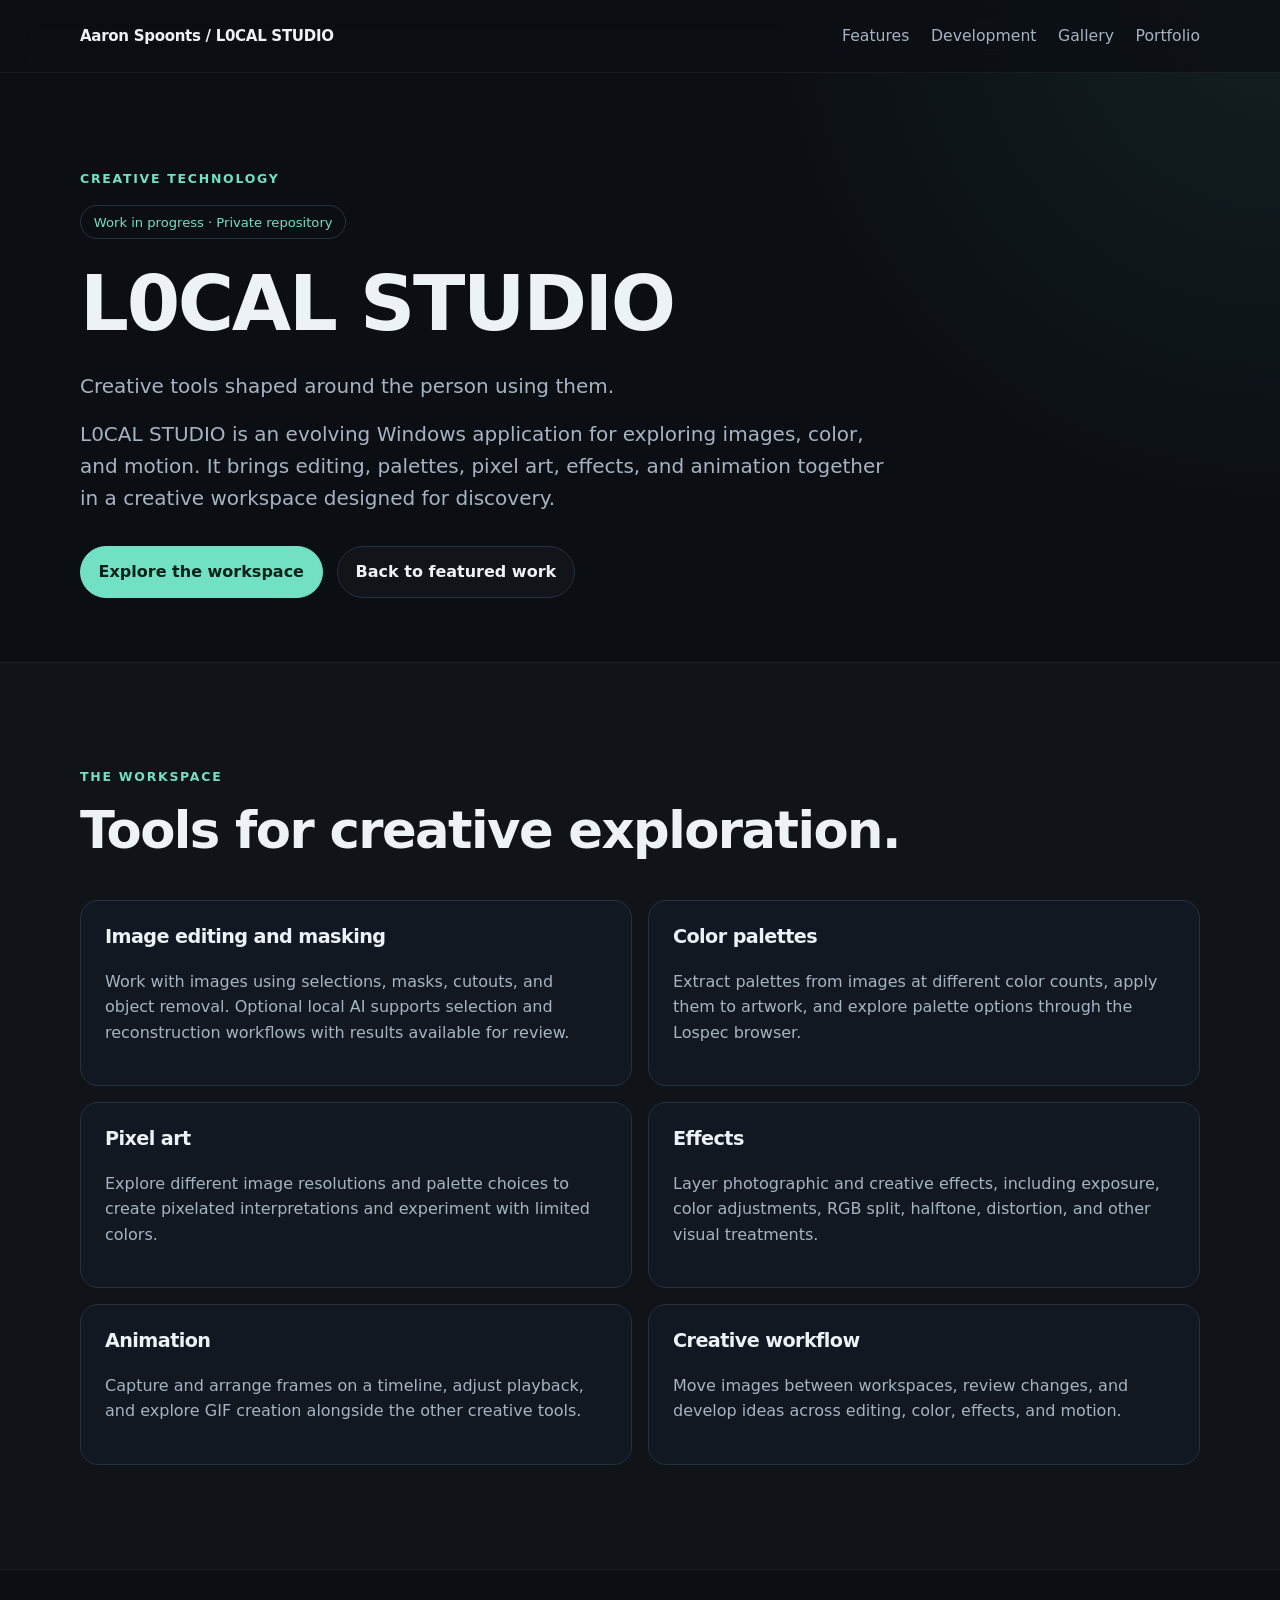
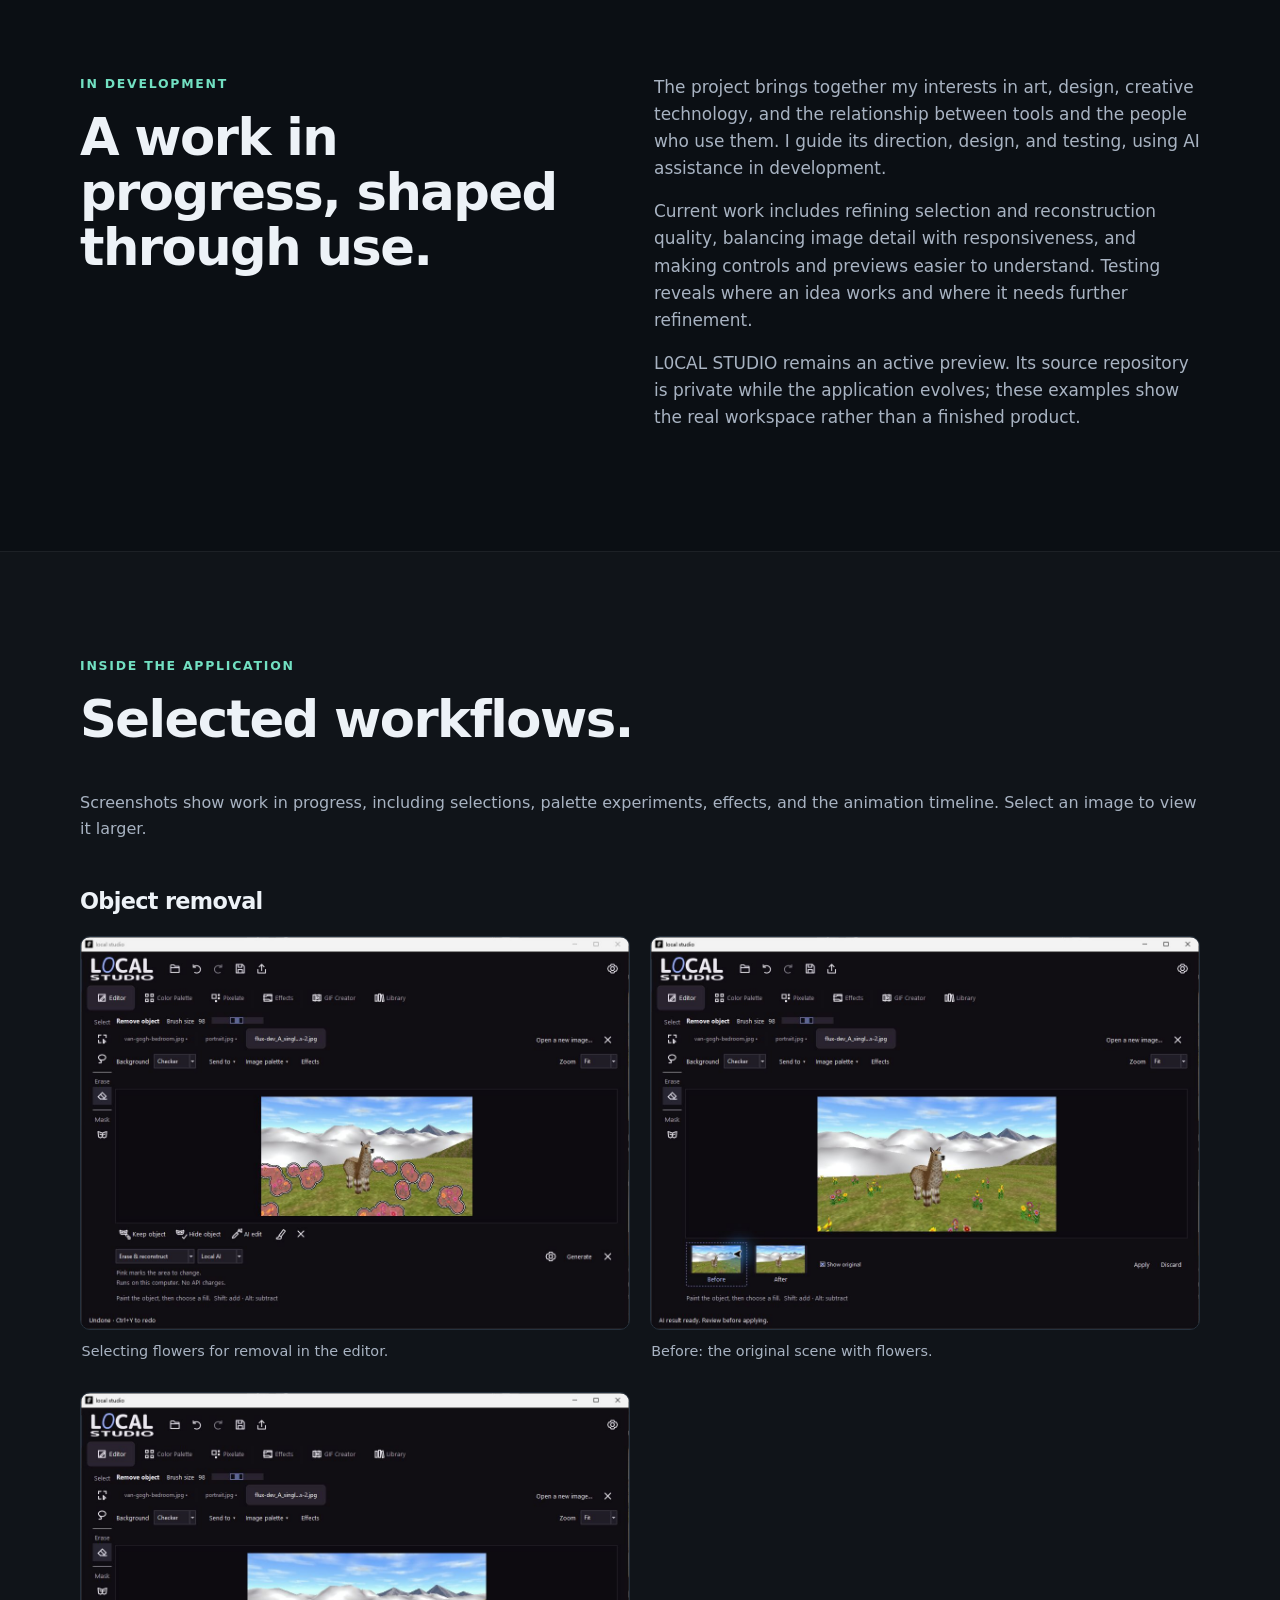
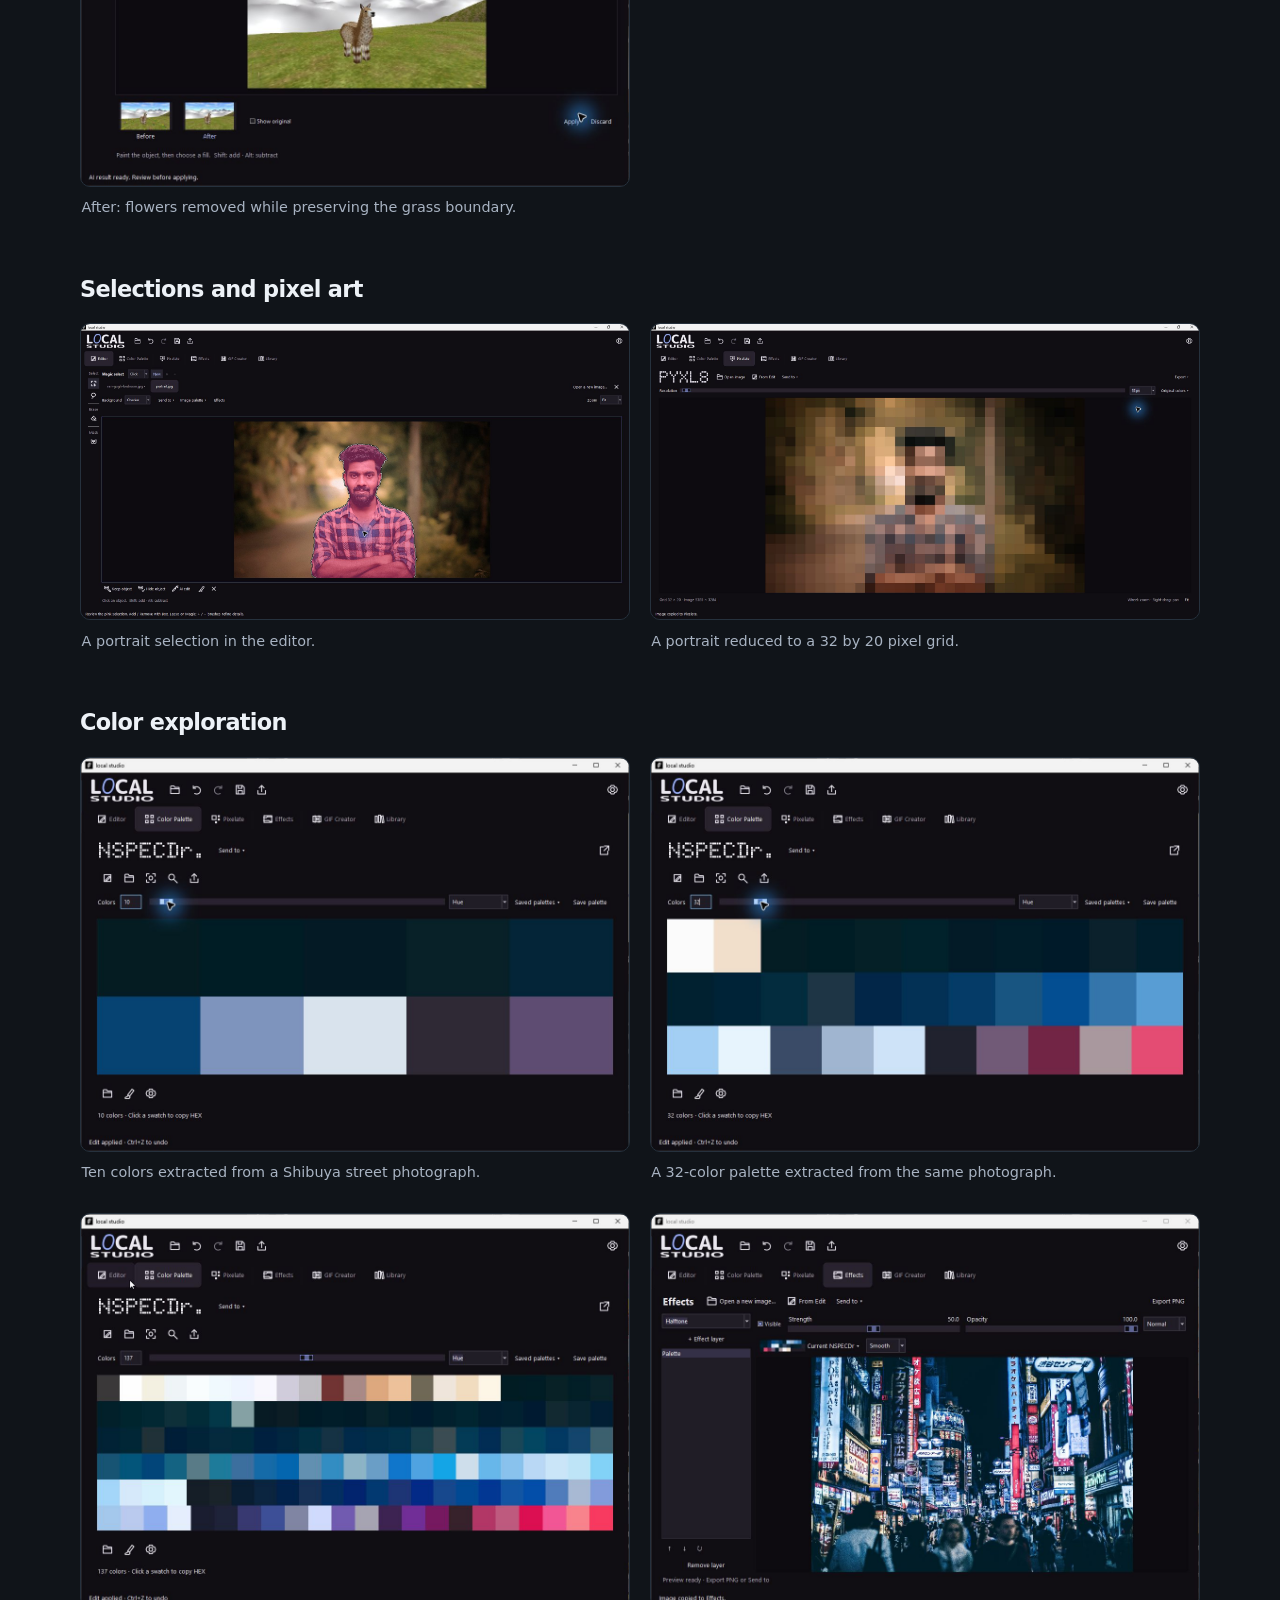
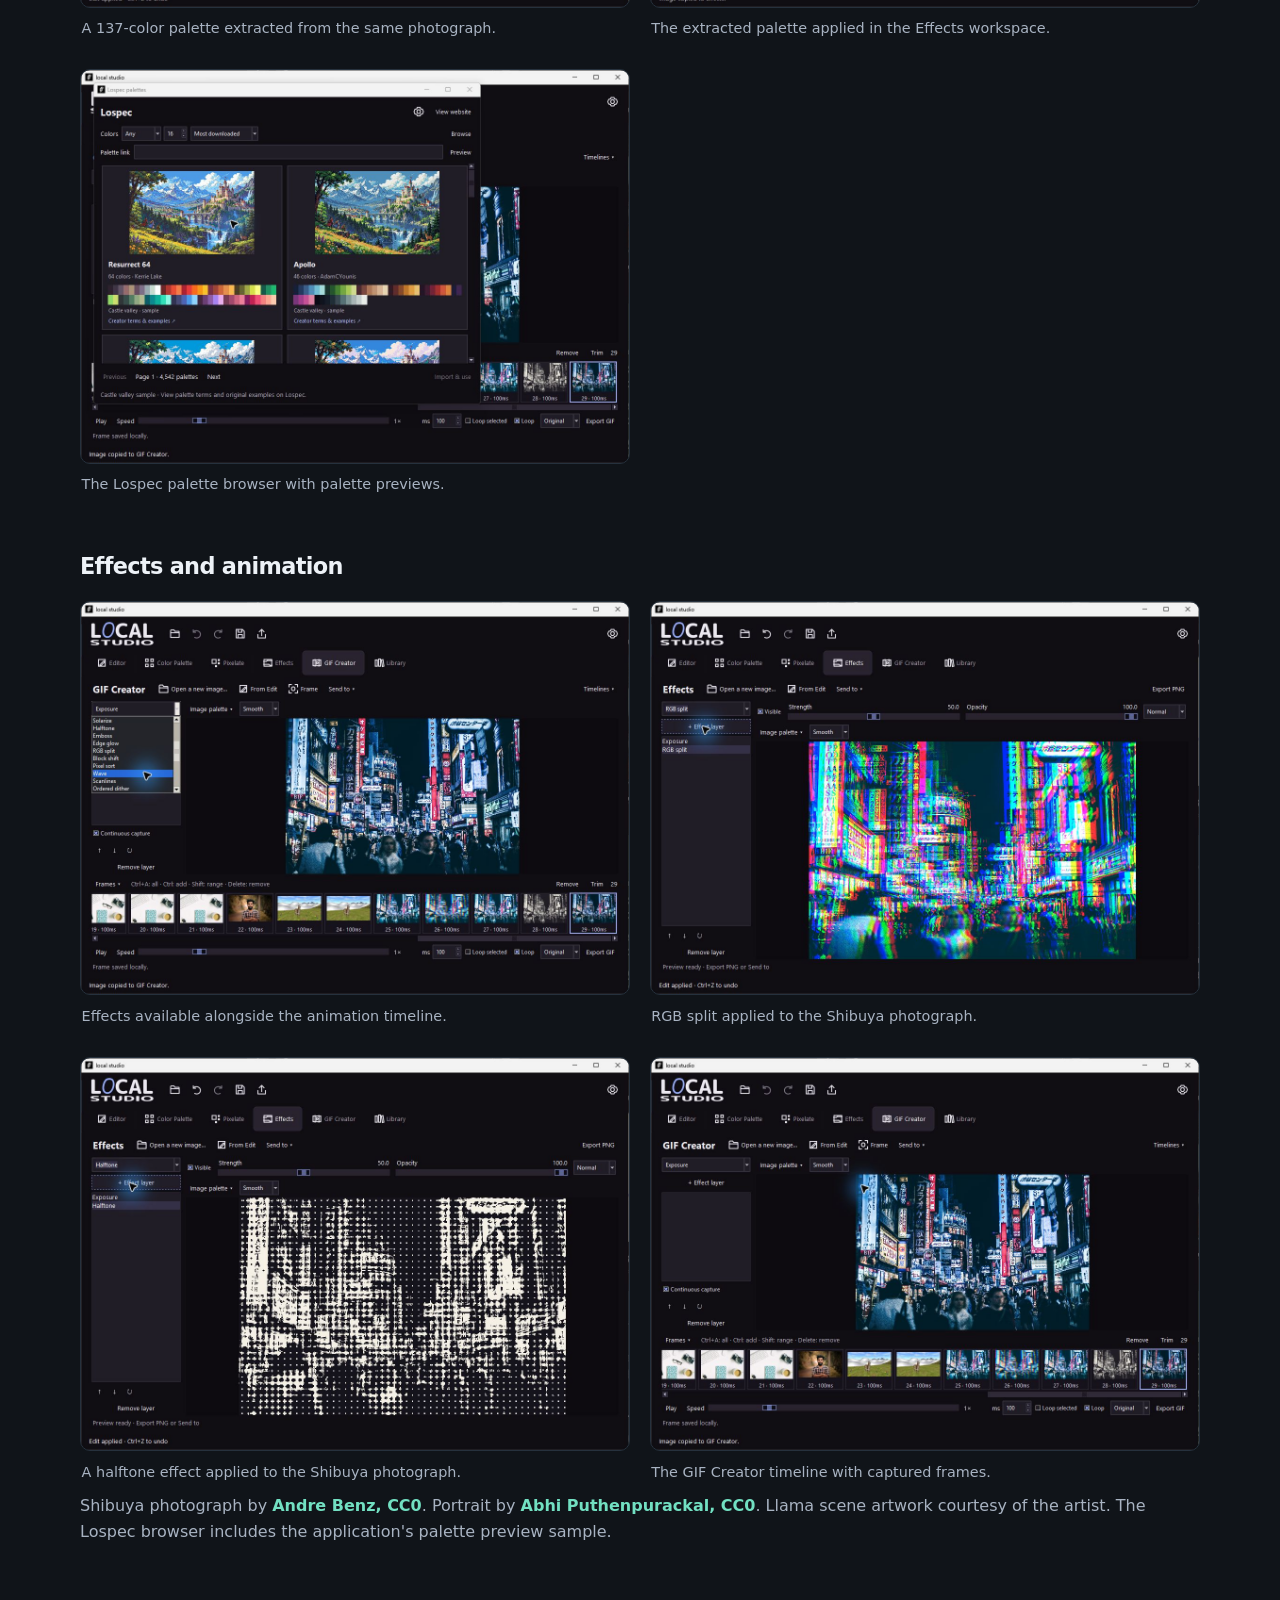
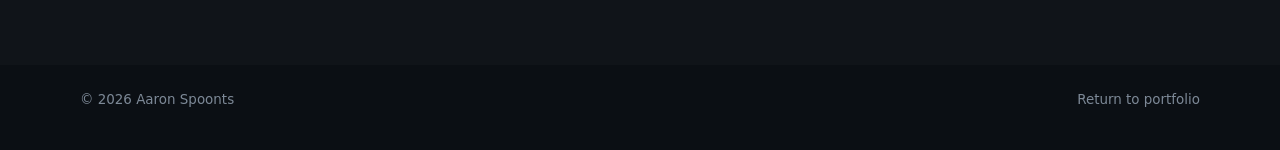
<file: local-studio/index.html>
<!DOCTYPE html>
<html lang="en"><head><meta charset="UTF-8"><meta name="viewport" content="width=device-width, initial-scale=1.0">
<meta name="description" content="L0CAL STUDIO is an evolving Windows creative application for image editing, color, pixel art, effects, and animation.">
<title>L0CAL STUDIO | Aaron Spoonts</title><link rel="stylesheet" href="../style.css">
<style>
.studio-hero{padding:6rem 0 4rem}.studio-hero h1{font-size:clamp(2.6rem,6vw,5rem)}.reading{max-width:820px}.reading p,.feature p,.showcase-intro,figcaption{color:var(--muted)}.status{display:inline-block;margin-bottom:1.5rem;padding:.35rem .8rem;border:1px solid var(--line);border-radius:2rem;color:var(--accent);font-size:.82rem}.features{display:grid;grid-template-columns:repeat(2,minmax(0,1fr));gap:1rem;margin-top:2rem}.feature{padding:1.5rem;border:1px solid var(--line);border-radius:var(--radius);background:var(--surface)}.feature h3{line-height:1.25}.gallery{display:grid;grid-template-columns:repeat(2,minmax(0,1fr));gap:1.2rem}.showcase-group{margin-top:3rem}.showcase-group h3{font-size:1.4rem}figure{margin:0}figure a{display:block;border:1px solid var(--line);border-radius:10px;overflow:hidden;background:var(--surface)}figure img{display:block;width:100%;height:auto}figcaption{padding:.6rem .1rem;font-size:.9rem}a:focus-visible{outline:2px solid var(--accent);outline-offset:4px}@media(max-width:700px){.features,.gallery{grid-template-columns:1fr}.studio-hero{padding:3rem 0}}
</style></head><body>
<header class="site-header"><div class="container nav-wrap"><a class="brand" href="../">Aaron Spoonts / L0CAL STUDIO</a><nav aria-label="Project navigation"><a href="#features">Features</a><a href="#development">Development</a><a href="#gallery">Gallery</a><a href="../#work">Portfolio</a></nav></div></header>
<main><section class="studio-hero"><div class="container"><p class="eyebrow">Creative technology</p><span class="status">Work in progress · Private repository</span><h1>L0CAL STUDIO</h1><p class="hero-copy reading">Creative tools shaped around the person using them.</p><p class="hero-copy reading">L0CAL STUDIO is an evolving Windows application for exploring images, color, and motion. It brings editing, palettes, pixel art, effects, and animation together in a creative workspace designed for discovery.</p><div class="hero-actions"><a class="button primary" href="#gallery">Explore the workspace</a><a class="button secondary" href="../#work">Back to featured work</a></div></div></section>
<section class="section section-alt" id="features"><div class="container"><p class="section-kicker">The workspace</p><h2>Tools for creative exploration.</h2><div class="features">
<article class="feature"><h3>Image editing and masking</h3><p>Work with images using selections, masks, cutouts, and object removal. Optional local AI supports selection and reconstruction workflows with results available for review.</p></article>
<article class="feature"><h3>Color palettes</h3><p>Extract palettes from images at different color counts, apply them to artwork, and explore palette options through the Lospec browser.</p></article>
<article class="feature"><h3>Pixel art</h3><p>Explore different image resolutions and palette choices to create pixelated interpretations and experiment with limited colors.</p></article>
<article class="feature"><h3>Effects</h3><p>Layer photographic and creative effects, including exposure, color adjustments, RGB split, halftone, distortion, and other visual treatments.</p></article>
<article class="feature"><h3>Animation</h3><p>Capture and arrange frames on a timeline, adjust playback, and explore GIF creation alongside the other creative tools.</p></article>
<article class="feature"><h3>Creative workflow</h3><p>Move images between workspaces, review changes, and develop ideas across editing, color, effects, and motion.</p></article>
</div></div></section>
<section class="section" id="development"><div class="container split"><div><p class="section-kicker">In development</p><h2>A work in progress, shaped through use.</h2></div><div class="body-copy"><p>The project brings together my interests in art, design, creative technology, and the relationship between tools and the people who use them. I guide its direction, design, and testing, using AI assistance in development.</p><p>Current work includes refining selection and reconstruction quality, balancing image detail with responsiveness, and making controls and previews easier to understand. Testing reveals where an idea works and where it needs further refinement.</p><p>L0CAL STUDIO remains an active preview. Its source repository is private while the application evolves; these examples show the real workspace rather than a finished product.</p></div></div></section>
<section class="section section-alt" id="gallery"><div class="container"><p class="section-kicker">Inside the application</p><h2>Selected workflows.</h2><p class="showcase-intro">Screenshots show work in progress, including selections, palette experiments, effects, and the animation timeline. Select an image to view it larger.</p>
<section class="showcase-group"><h3>Object removal</h3><div class="gallery"><figure><a href="images/flowers-selection.jpg"><img src="images/flowers-selection.jpg" alt="Selecting flowers for removal in the editor." loading="lazy"></a><figcaption>Selecting flowers for removal in the editor.</figcaption></figure><figure><a href="images/flowers-before.jpg"><img src="images/flowers-before.jpg" alt="Before: the original scene with flowers." loading="lazy"></a><figcaption>Before: the original scene with flowers.</figcaption></figure><figure><a href="images/flowers-after.jpg"><img src="images/flowers-after.jpg" alt="After: flowers removed while preserving the grass boundary." loading="lazy"></a><figcaption>After: flowers removed while preserving the grass boundary.</figcaption></figure></div></section>
<section class="showcase-group"><h3>Selections and pixel art</h3><div class="gallery"><figure><a href="images/portrait-selection.jpg"><img src="images/portrait-selection.jpg" alt="A portrait selection in the editor." loading="lazy"></a><figcaption>A portrait selection in the editor.</figcaption></figure><figure><a href="images/portrait-pixel-32.jpg"><img src="images/portrait-pixel-32.jpg" alt="A portrait reduced to a 32 by 20 pixel grid." loading="lazy"></a><figcaption>A portrait reduced to a 32 by 20 pixel grid.</figcaption></figure></div></section>
<section class="showcase-group"><h3>Color exploration</h3><div class="gallery"><figure><a href="images/tokyo-palette-10.jpg"><img src="images/tokyo-palette-10.jpg" alt="Ten colors extracted from a Shibuya street photograph." loading="lazy"></a><figcaption>Ten colors extracted from a Shibuya street photograph.</figcaption></figure><figure><a href="images/tokyo-palette-32.jpg"><img src="images/tokyo-palette-32.jpg" alt="A 32-color palette extracted from the same photograph." loading="lazy"></a><figcaption>A 32-color palette extracted from the same photograph.</figcaption></figure><figure><a href="images/tokyo-palette.jpg"><img src="images/tokyo-palette.jpg" alt="A 137-color palette extracted from the same photograph." loading="lazy"></a><figcaption>A 137-color palette extracted from the same photograph.</figcaption></figure><figure><a href="images/tokyo-palette-applied.jpg"><img src="images/tokyo-palette-applied.jpg" alt="The extracted palette applied in the Effects workspace." loading="lazy"></a><figcaption>The extracted palette applied in the Effects workspace.</figcaption></figure><figure><a href="images/lospec-browser.jpg"><img src="images/lospec-browser.jpg" alt="The Lospec palette browser with palette previews." loading="lazy"></a><figcaption>The Lospec palette browser with palette previews.</figcaption></figure></div></section>
<section class="showcase-group"><h3>Effects and animation</h3><div class="gallery"><figure><a href="images/tokyo-effects-list.jpg"><img src="images/tokyo-effects-list.jpg" alt="Effects available alongside the animation timeline." loading="lazy"></a><figcaption>Effects available alongside the animation timeline.</figcaption></figure><figure><a href="images/tokyo-rgb.jpg"><img src="images/tokyo-rgb.jpg" alt="RGB split applied to the Shibuya photograph." loading="lazy"></a><figcaption>RGB split applied to the Shibuya photograph.</figcaption></figure><figure><a href="images/tokyo-halftone.jpg"><img src="images/tokyo-halftone.jpg" alt="A halftone effect applied to the Shibuya photograph." loading="lazy"></a><figcaption>A halftone effect applied to the Shibuya photograph.</figcaption></figure><figure><a href="images/tokyo-gif-timeline.jpg"><img src="images/tokyo-gif-timeline.jpg" alt="The GIF Creator timeline with captured frames." loading="lazy"></a><figcaption>The GIF Creator timeline with captured frames.</figcaption></figure></div></section>
<p class="showcase-intro">Shibuya photograph by <a class="text-link" href="https://commons.wikimedia.org/wiki/File:Shibuya_night_unsplash.jpg">Andre Benz, CC0</a>. Portrait by <a class="text-link" href="https://commons.wikimedia.org/wiki/File:Outdoors-man-portrait.jpg">Abhi Puthenpurackal, CC0</a>. Llama scene artwork courtesy of the artist. The Lospec browser includes the application's palette preview sample.</p>
</div></section></main><footer><div class="container footer-wrap"><span>© 2026 Aaron Spoonts</span><a href="../">Return to portfolio</a></div></footer></body></html>
</file>
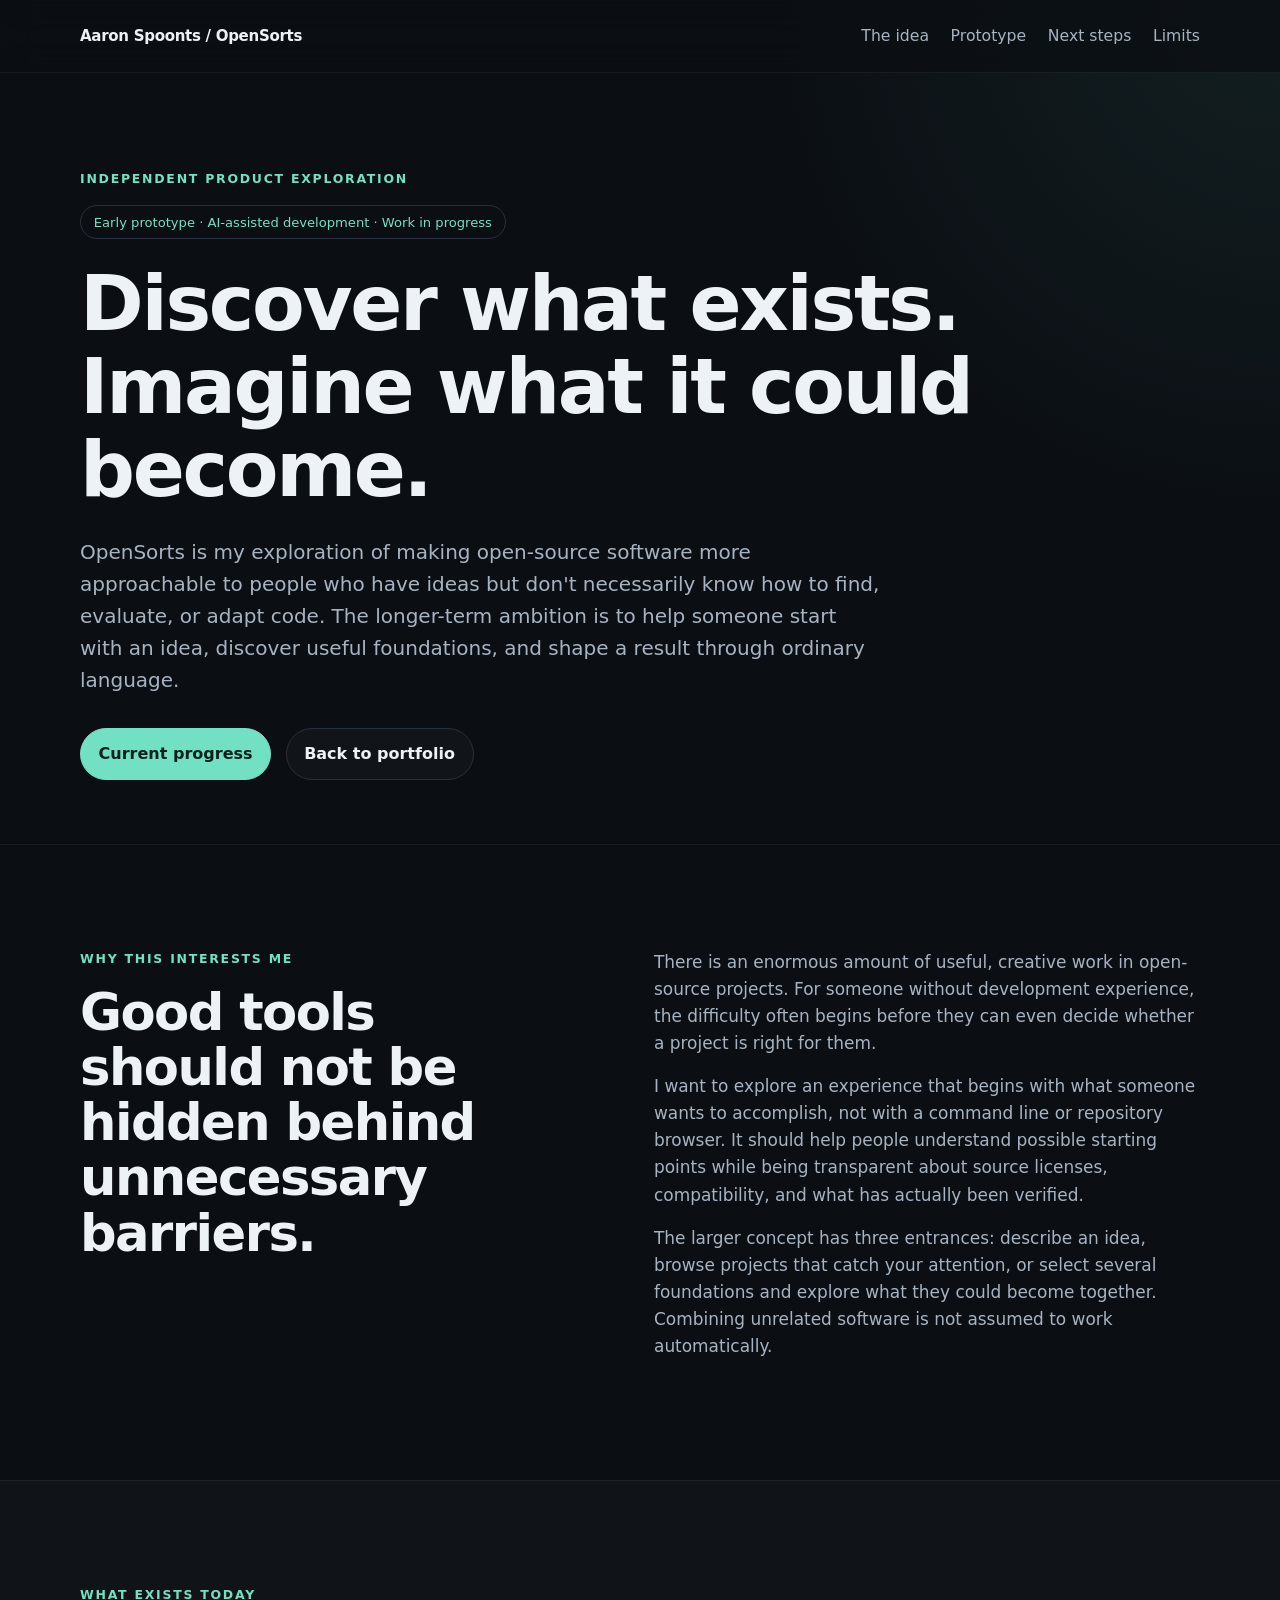
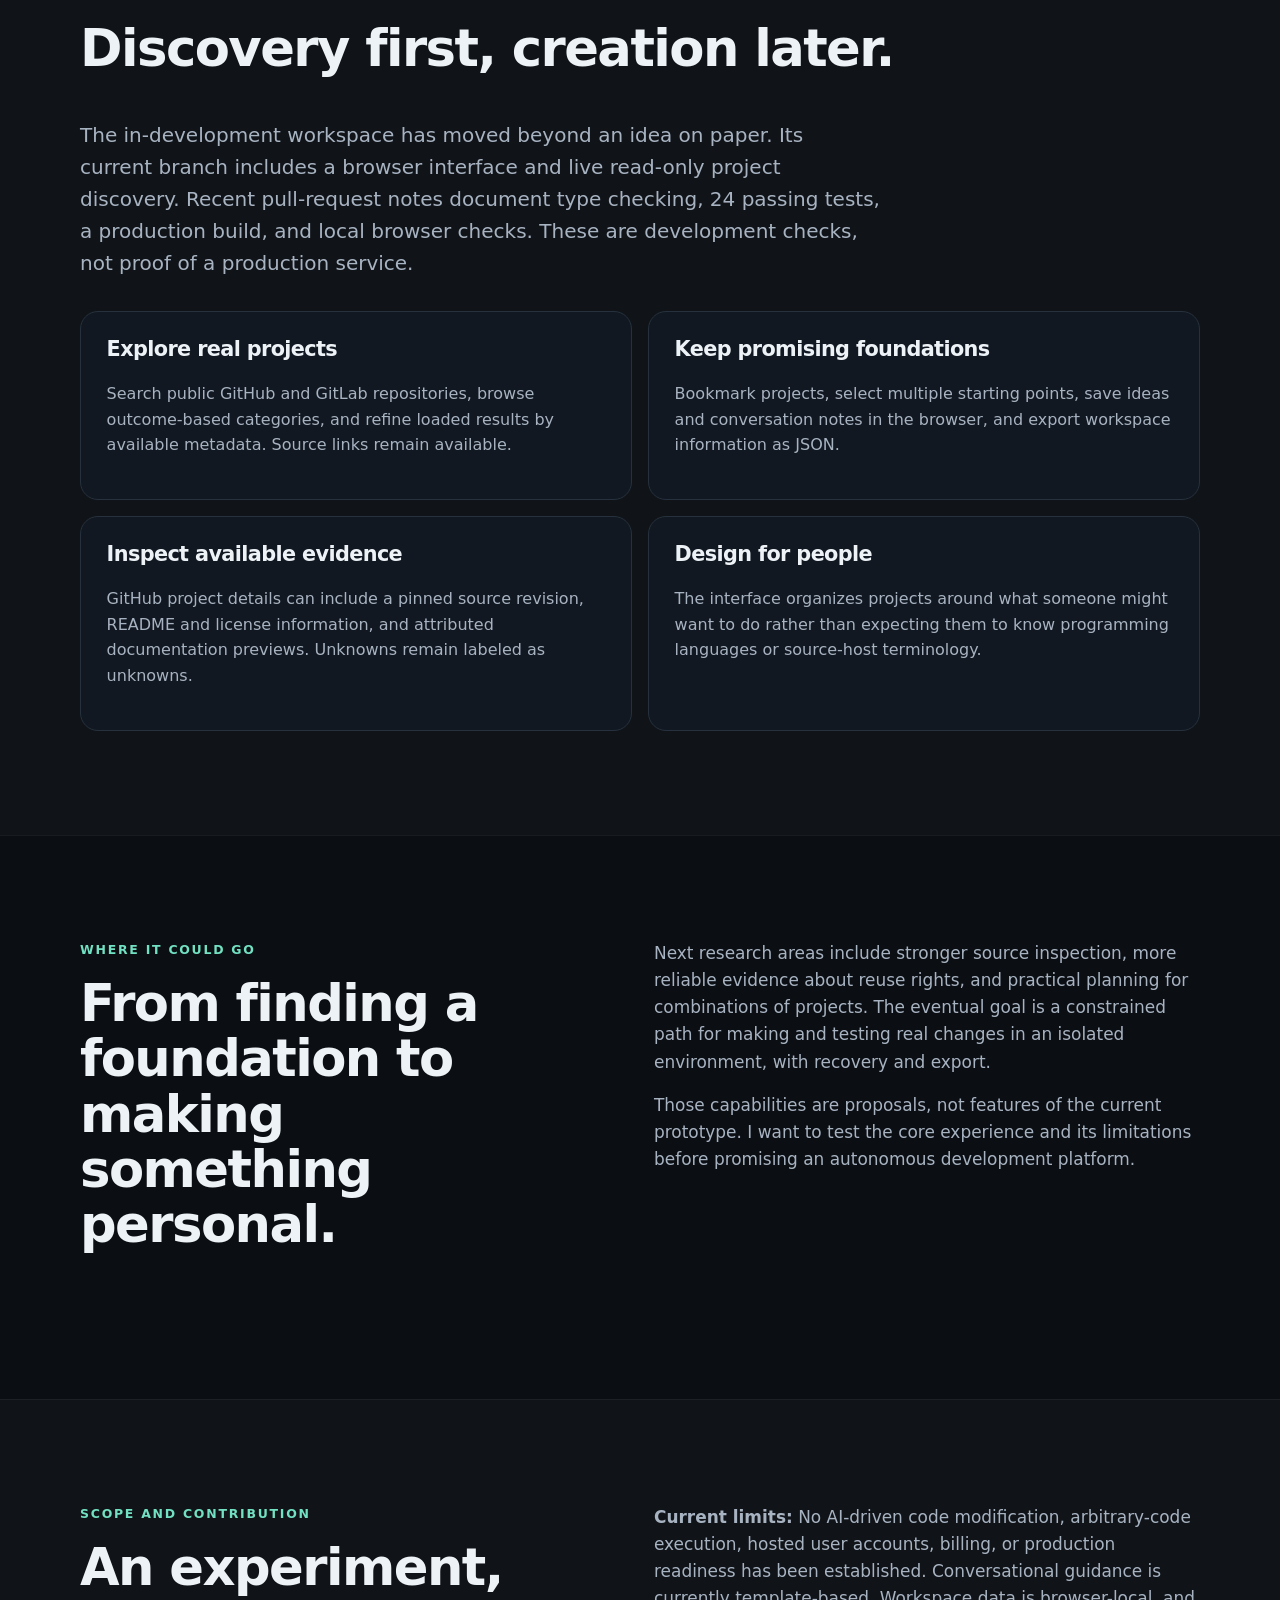
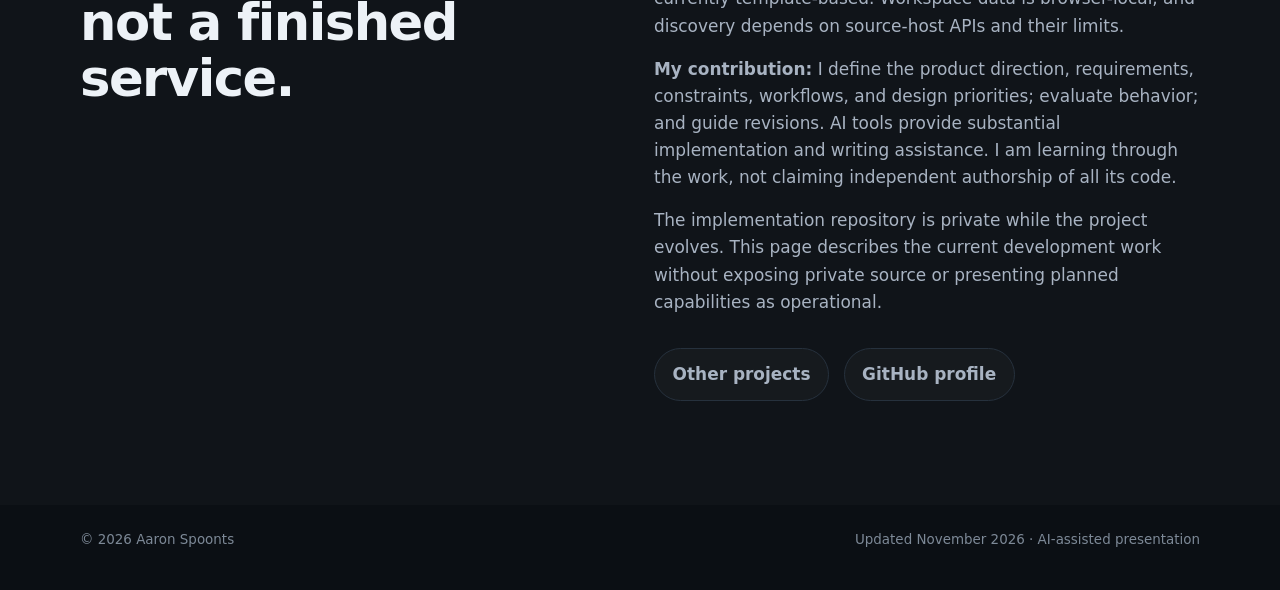
<file: open-sorts/index.html>
<!DOCTYPE html>
<html lang="en">
<head>
  <meta charset="UTF-8">
  <meta name="viewport" content="width=device-width, initial-scale=1.0">
  <meta name="description" content="OpenSorts is Aaron Spoonts' AI-assisted exploration of a more approachable way to discover and adapt open-source software. Prototype progress, design goals, and limits.">
  <title>OpenSorts | Aaron Spoonts</title>
  <link rel="stylesheet" href="../style.css">
  <style>
    .project-hero { padding: 6rem 0 4rem; }
    .project-hero h1 { max-width: 920px; font-size: clamp(2.8rem, 6vw, 5rem); }
    .reading { max-width: 800px; }
    .reading p, .detail p { color: var(--muted); }
    .reading strong { color: var(--text); }
    .details { display: grid; grid-template-columns: repeat(2, minmax(0, 1fr)); gap: 1rem; margin-top: 2rem; }
    .detail { padding: 1.6rem; border: 1px solid var(--line); border-radius: var(--radius); background: var(--surface); }
    .detail h3 { font-size: 1.3rem; }
    .status { display: inline-block; margin-bottom: 1.5rem; padding: .35rem .8rem; border: 1px solid var(--line); border-radius: 2rem; color: var(--accent); font-size: .82rem; }
    a:focus-visible { outline: 2px solid var(--accent); outline-offset: 5px; }
    @media (max-width: 700px) { .details { grid-template-columns: 1fr; } .project-hero { padding: 3rem 0; } }
  </style>
</head>
<body>
<header class="site-header"><div class="container nav-wrap">
  <a class="brand" href="../">Aaron Spoonts / OpenSorts</a>
  <nav aria-label="Project navigation"><a href="#idea">The idea</a><a href="#prototype">Prototype</a><a href="#next">Next steps</a><a href="#limits">Limits</a></nav>
</div></header>
<main>
  <section class="project-hero"><div class="container">
    <p class="eyebrow">Independent product exploration</p>
    <span class="status">Early prototype · AI-assisted development · Work in progress</span>
    <h1>Discover what exists.<br>Imagine what it could become.</h1>
    <p class="hero-copy reading">OpenSorts is my exploration of making open-source software more approachable to people who have ideas but don't necessarily know how to find, evaluate, or adapt code. The longer-term ambition is to help someone start with an idea, discover useful foundations, and shape a result through ordinary language.</p>
    <div class="hero-actions"><a class="button primary" href="#prototype">Current progress</a><a class="button secondary" href="../">Back to portfolio</a></div>
  </div></section>
  <section id="idea" class="section"><div class="container split">
    <div><p class="section-kicker">Why this interests me</p><h2>Good tools should not be hidden behind unnecessary barriers.</h2></div>
    <div class="body-copy">
      <p>There is an enormous amount of useful, creative work in open-source projects. For someone without development experience, the difficulty often begins before they can even decide whether a project is right for them.</p>
      <p>I want to explore an experience that begins with what someone wants to accomplish, not with a command line or repository browser. It should help people understand possible starting points while being transparent about source licenses, compatibility, and what has actually been verified.</p>
      <p>The larger concept has three entrances: describe an idea, browse projects that catch your attention, or select several foundations and explore what they could become together. Combining unrelated software is not assumed to work automatically.</p>
    </div>
  </div></section>
  <section id="prototype" class="section section-alt"><div class="container">
    <p class="section-kicker">What exists today</p><h2>Discovery first, creation later.</h2>
    <p class="hero-copy reading">The in-development workspace has moved beyond an idea on paper. Its current branch includes a browser interface and live read-only project discovery. Recent pull-request notes document type checking, 24 passing tests, a production build, and local browser checks. These are development checks, not proof of a production service.</p>
    <div class="details">
      <article class="detail"><h3>Explore real projects</h3><p>Search public GitHub and GitLab repositories, browse outcome-based categories, and refine loaded results by available metadata. Source links remain available.</p></article>
      <article class="detail"><h3>Keep promising foundations</h3><p>Bookmark projects, select multiple starting points, save ideas and conversation notes in the browser, and export workspace information as JSON.</p></article>
      <article class="detail"><h3>Inspect available evidence</h3><p>GitHub project details can include a pinned source revision, README and license information, and attributed documentation previews. Unknowns remain labeled as unknowns.</p></article>
      <article class="detail"><h3>Design for people</h3><p>The interface organizes projects around what someone might want to do rather than expecting them to know programming languages or source-host terminology.</p></article>
    </div>
  </div></section>
  <section id="next" class="section"><div class="container split">
    <div><p class="section-kicker">Where it could go</p><h2>From finding a foundation to making something personal.</h2></div>
    <div class="body-copy">
      <p>Next research areas include stronger source inspection, more reliable evidence about reuse rights, and practical planning for combinations of projects. The eventual goal is a constrained path for making and testing real changes in an isolated environment, with recovery and export.</p>
      <p>Those capabilities are proposals, not features of the current prototype. I want to test the core experience and its limitations before promising an autonomous development platform.</p>
    </div>
  </div></section>
  <section id="limits" class="section section-alt"><div class="container split">
    <div><p class="section-kicker">Scope and contribution</p><h2>An experiment, not a finished service.</h2></div>
    <div class="body-copy">
      <p><strong>Current limits:</strong> No AI-driven code modification, arbitrary-code execution, hosted user accounts, billing, or production readiness has been established. Conversational guidance is currently template-based. Workspace data is browser-local, and discovery depends on source-host APIs and their limits.</p>
      <p><strong>My contribution:</strong> I define the product direction, requirements, constraints, workflows, and design priorities; evaluate behavior; and guide revisions. AI tools provide substantial implementation and writing assistance. I am learning through the work, not claiming independent authorship of all its code.</p>
      <p>The implementation repository is private while the project evolves. This page describes the current development work without exposing private source or presenting planned capabilities as operational.</p>
      <div class="hero-actions"><a class="button secondary" href="../#work">Other projects</a><a class="button secondary" href="https://github.com/Thoughtformer">GitHub profile</a></div>
    </div>
  </div></section>
</main>
<footer><div class="container footer-wrap"><span>© 2026 Aaron Spoonts</span><span>Updated November 2026 · AI-assisted presentation</span></div></footer>
</body>
</html>
</file>
<file: style.css>
:root {
  --bg: #0b0f14;
  --surface: #111821;
  --surface-2: #151e28;
  --text: #edf2f7;
  --muted: #a8b3c2;
  --line: #26313d;
  --accent: #72e0c2;
  --accent-strong: #9af0d8;
  --max-width: 1120px;
  --radius: 18px;
  --shadow: 0 18px 50px rgba(0, 0, 0, 0.28);
}

* {
  box-sizing: border-box;
}

html {
  scroll-behavior: smooth;
}

body {
  margin: 0;
  background:
    radial-gradient(circle at top right, rgba(114, 224, 194, 0.08), transparent 32rem),
    var(--bg);
  color: var(--text);
  font-family:
    Inter, ui-sans-serif, system-ui, -apple-system, BlinkMacSystemFont,
    "Segoe UI", sans-serif;
  line-height: 1.6;
  -webkit-font-smoothing: antialiased;
}

a {
  color: inherit;
  text-decoration: none;
}

p {
  margin: 0 0 1rem;
}

h1,
h2,
h3 {
  margin-top: 0;
  line-height: 1.08;
  letter-spacing: -0.03em;
}

h1 {
  max-width: 760px;
  margin-bottom: 1.5rem;
  font-size: clamp(3.2rem, 6vw, 6rem);
  font-weight: 760;
}

h2 {
  font-size: clamp(2rem, 4vw, 3.4rem);
}

h3 {
  font-size: 1.2rem;
}

.container {
  width: min(calc(100% - 2.5rem), var(--max-width));
  margin-inline: auto;
}

.site-header {
  position: sticky;
  top: 0;
  z-index: 50;
  border-bottom: 1px solid rgba(255, 255, 255, 0.06);
  background: rgba(11, 15, 20, 0.82);
  backdrop-filter: blur(18px);
}

.nav-wrap {
  min-height: 72px;
  display: flex;
  align-items: center;
  justify-content: space-between;
  gap: 2rem;
}

.brand {
  font-size: 0.94rem;
  font-weight: 700;
  letter-spacing: -0.02em;
}

nav {
  display: flex;
  gap: 1.35rem;
  color: var(--muted);
  font-size: 0.98rem;
}

nav a,
.contact-links a,
.text-link {
  transition:
    color 160ms ease,
    border-color 160ms ease,
    transform 160ms ease;
}

nav a:hover,
.contact-links a:hover,
.text-link:hover {
  color: var(--accent-strong);
}

.hero {
  padding: 8rem 0 7rem;
}

.hero-grid {
  display: grid;
  grid-template-columns: minmax(0, 1.45fr) minmax(300px, 0.75fr);
  gap: 5rem;
  align-items: center;
}

.eyebrow,
.section-kicker,
.project-type,
.card-label,
.credential-issuer {
  margin-bottom: 1rem;
  color: var(--accent);
  font-size: 0.78rem;
  font-weight: 750;
  letter-spacing: 0.14em;
  text-transform: uppercase;
}

.hero-copy {
  max-width: 710px;
  color: var(--muted);
  font-size: clamp(1.05rem, 2vw, 1.25rem);
}

.hero-actions,
.project-actions {
  margin-top: 2rem;
  display: flex;
  flex-wrap: wrap;
  gap: 0.9rem;
}

.button {
  min-height: 46px;
  display: inline-flex;
  align-items: center;
  justify-content: center;
  padding: 0.75rem 1.1rem;
  border: 1px solid var(--line);
  border-radius: 999px;
  font-weight: 700;
  transition:
    transform 160ms ease,
    background 160ms ease,
    border-color 160ms ease;
}

.button:hover {
  transform: translateY(-2px);
  border-color: rgba(114, 224, 194, 0.6);
}

.button.primary {
  border-color: var(--accent);
  background: var(--accent);
  color: #062219;
}

.button.primary:hover {
  background: var(--accent-strong);
}

.button.secondary {
  background: rgba(255, 255, 255, 0.025);
}

.focus-card,
.project-card,
.credential-card,
.repo-callout,
.skill-group {
  border: 1px solid var(--line);
  background: linear-gradient(180deg, rgba(255, 255, 255, 0.025), rgba(255, 255, 255, 0.01));
  box-shadow: var(--shadow);
}

.focus-card {
  padding: 2rem;
  border-radius: var(--radius);
}

.focus-card h2 {
  font-size: 1.75rem;
}

.focus-card p,
.body-copy,
.skill-group p,
.credential-card p,
.project-main > p,
.project-meta p,
.repo-callout p,
.contact-section p {
  color: var(--muted);
}

.section {
  padding: 6.5rem 0;
  border-top: 1px solid rgba(255, 255, 255, 0.055);
}

.section-alt {
  background: rgba(255, 255, 255, 0.018);
}

.split {
  display: grid;
  grid-template-columns: 0.95fr 1.05fr;
  gap: 5rem;
}

.body-copy {
  font-size: 1.06rem;
}

.project-card {
  margin-top: 2rem;
  padding: 2.4rem;
  display: grid;
  grid-template-columns: 1.2fr 0.8fr;
  gap: 3.5rem;
  border-radius: var(--radius);
}

.project-main h2 {
  margin-bottom: 1.2rem;
  font-size: clamp(2rem, 4vw, 3.2rem);
}

.project-meta {
  display: grid;
  gap: 1.5rem;
  align-content: start;
}

.project-meta div {
  padding-bottom: 1.4rem;
  border-bottom: 1px solid var(--line);
}

.project-meta div:last-child {
  padding-bottom: 0;
  border-bottom: 0;
}

.project-meta span {
  display: block;
  margin-bottom: 0.45rem;
  color: var(--text);
  font-size: 0.78rem;
  font-weight: 750;
  letter-spacing: 0.12em;
  text-transform: uppercase;
}

.text-link {
  color: var(--accent);
  font-weight: 700;
}

.repo-callout {
  margin-top: 1.25rem;
  padding: 1.8rem 2rem;
  display: flex;
  align-items: center;
  justify-content: space-between;
  gap: 2rem;
  border-radius: var(--radius);
}

.repo-callout h3 {
  margin-bottom: 0.5rem;
  font-size: 1.5rem;
}

.skill-grid {
  margin-top: 2.5rem;
  display: grid;
  grid-template-columns: repeat(2, minmax(0, 1fr));
  gap: 1rem;
}

.skill-group {
  padding: 1.6rem;
  border-radius: 14px;
  box-shadow: none;
}

.skill-group h3 {
  margin-bottom: 0.75rem;
}

.credential-card {
  padding: 2rem;
  border-radius: var(--radius);
}

.credential-card h3 {
  font-size: 1.55rem;
}

.contact-grid {
  display: grid;
  grid-template-columns: minmax(0, 1.2fr) minmax(280px, 0.8fr);
  gap: 5rem;
  align-items: end;
}

.contact-links {
  display: grid;
  gap: 0.75rem;
}

.contact-links a {
  padding: 1rem 0;
  display: flex;
  justify-content: space-between;
  border-bottom: 1px solid var(--line);
  font-weight: 700;
}

footer {
  padding: 1.5rem 0 2.5rem;
  color: #7d8997;
  font-size: 0.84rem;
}

.footer-wrap {
  display: flex;
  justify-content: space-between;
  gap: 1rem;
}

@media (max-width: 860px) {
  .site-header {
    position: static;
  }

  .nav-wrap {
    padding: 1rem 0;
    align-items: flex-start;
  }

  nav {
    flex-wrap: wrap;
    justify-content: flex-end;
  }

  .hero {
    padding: 5.5rem 0 5rem;
  }

  .hero-grid,
  .split,
  .project-card,
  .contact-grid {
    grid-template-columns: 1fr;
    gap: 2.5rem;
  }

  .focus-card {
    max-width: 620px;
  }
}

@media (max-width: 620px) {
  .container {
    width: min(calc(100% - 1.5rem), var(--max-width));
  }

  .nav-wrap {
    display: block;
  }

  nav {
    margin-top: 0.75rem;
    justify-content: flex-start;
    gap: 0.7rem 1rem;
    font-size: 0.88rem;
  }

  h1 {
    font-size: clamp(2.85rem, 15vw, 4.8rem);
  }

  .section {
    padding: 4.5rem 0;
  }

  .project-card,
  .focus-card,
  .credential-card {
    padding: 1.4rem;
  }

  .repo-callout {
    align-items: flex-start;
    flex-direction: column;
  }

  .skill-grid {
    grid-template-columns: 1fr;
  }

  .footer-wrap {
    flex-direction: column;
  }
}

@media (prefers-reduced-motion: reduce) {
  html {
    scroll-behavior: auto;
  }

  *,
  *::before,
  *::after {
    transition-duration: 0.01ms !important;
  }
}
</file>
